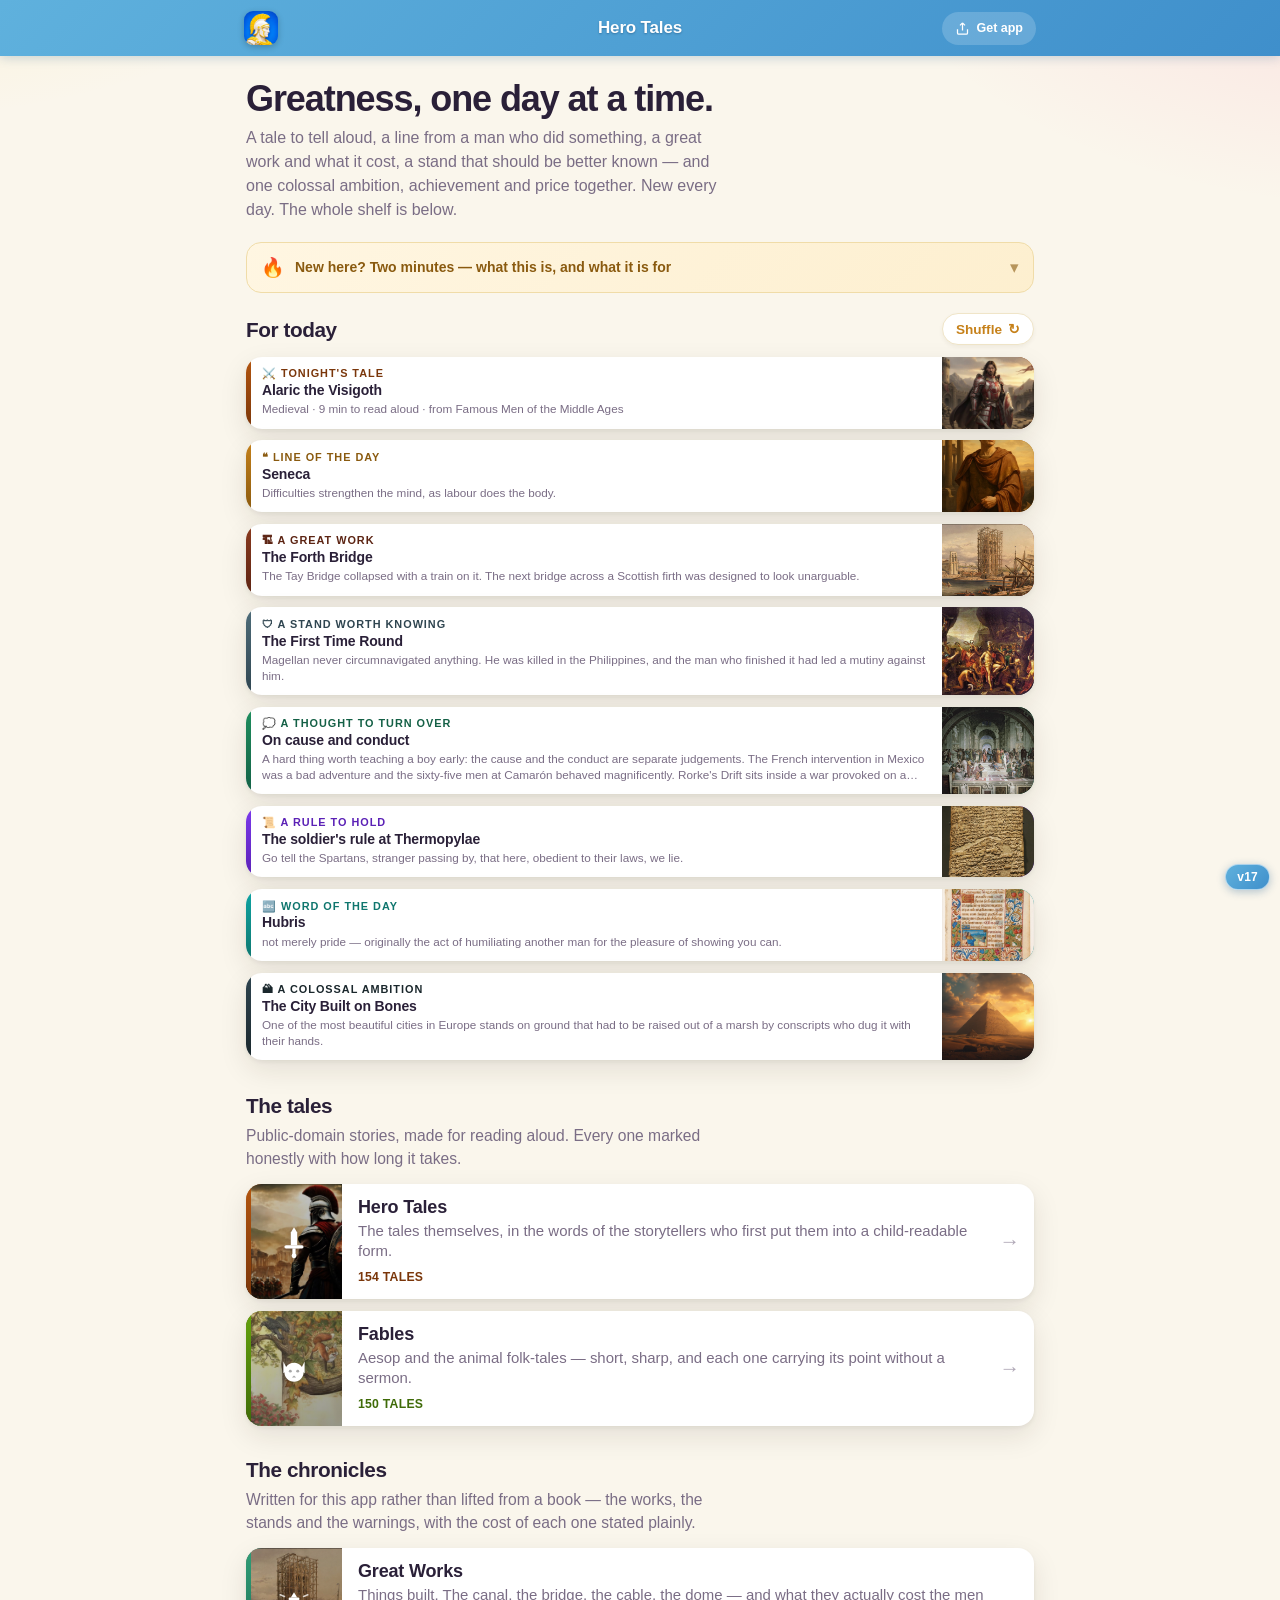
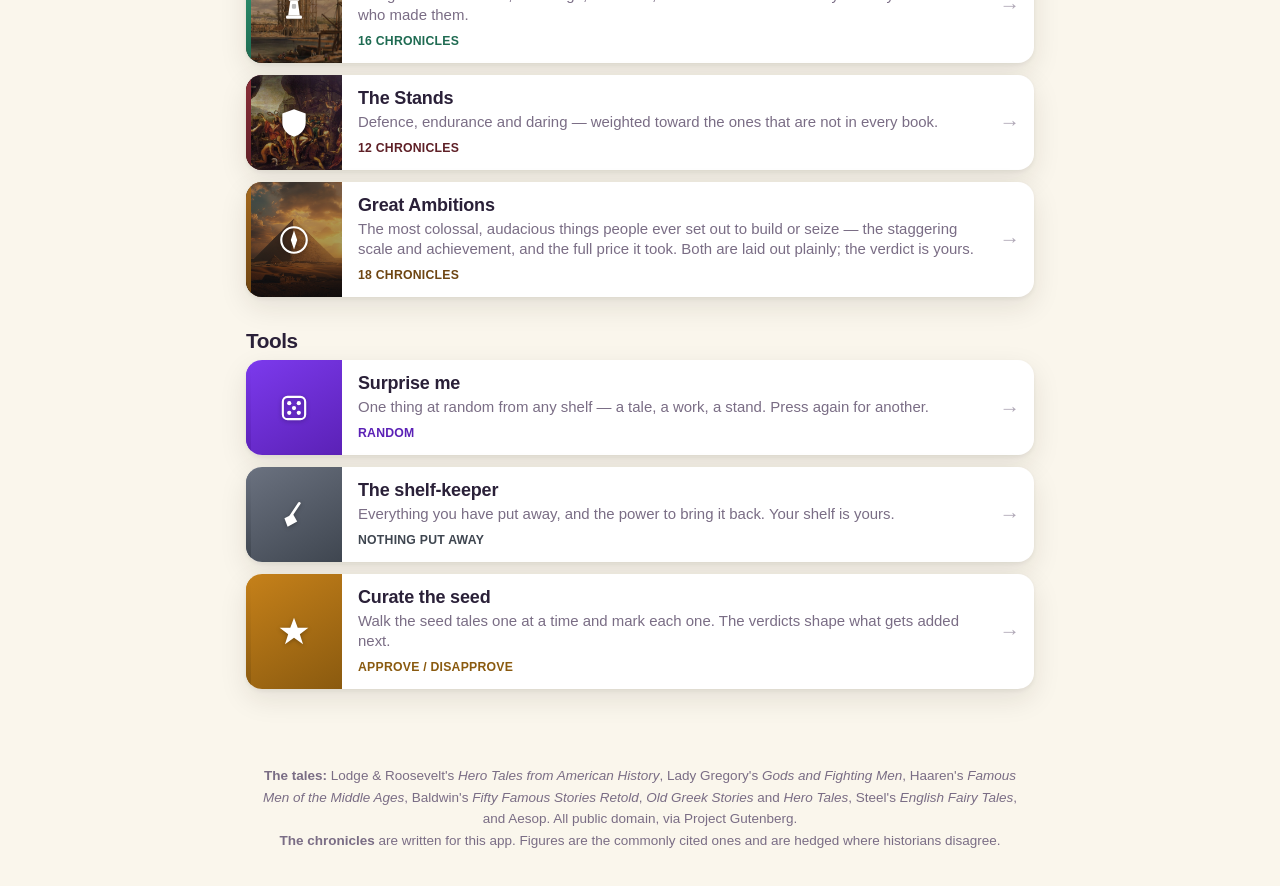
<file: index.html>
<!DOCTYPE html>
<html lang="en">
<head>
<meta charset="UTF-8">
<meta name="viewport" content="width=device-width, initial-scale=1.0, viewport-fit=cover">
<meta name="theme-color" content="#3F8FCB">
<title>Hero Tales — greatness, one day at a time</title>
<meta name="description" content="A tale, a line, a great work and a warning, every day. Stories of courage, cunning, vision and building — for telling aloud.">
<link rel="manifest" href="manifest.json">
<link rel="icon" type="image/png" href="icon-192.png">
<link rel="apple-touch-icon" href="apple-touch-icon.png">
<meta name="apple-mobile-web-app-capable" content="yes">
<meta name="apple-mobile-web-app-title" content="Hero Tales">
<link rel="stylesheet" href="assets/shell.css">
<link rel="stylesheet" href="assets/style.css">
</head>
<body class="launcher">

<main class="shell-main">

  <div class="ht-hero">
    <h1>Greatness, one day at a time.</h1>
    <p>A tale to tell aloud, a line from a man who did something, a great work and what it cost, a stand that should be better known — and one colossal ambition, achievement and price together. New every day. The whole shelf is below.</p>
  </div>

  <details class="welcome" id="welcomeBox">
    <summary class="welcome-sum">
      <span class="wl-badge" aria-hidden="true">🔥</span>
      <span class="wl-sumtxt"><b>New here?</b> Two minutes — what this is, and what it is for</span>
      <span class="wl-chev" aria-hidden="true">▾</span>
    </summary>
    <div class="welcome-body">
      <p>The Greeks and Romans did something with their children that we have largely stopped doing: they told them, over and over, about people who did great things. Not to entertain them. To give them models, and to expect them to be copied. Plutarch said plainly that he wrote his <i>Lives</i> so that a young man reading them would be provoked into imitation.</p>
      <p><b>That is the whole aim here.</b> Courage, cunning, loyalty, mercy, endurance, the will to build — shown by people who actually had them, told in the storyteller's voice rather than a lecturer's. The tales are not commentary and they do not moralise. They carry their own weight.</p>
      <p><b>Five shelves.</b> The <b>hero tales</b> and the <b>fables</b> are public-domain stories from the great 19th-century tellers. <b>Great works</b> is things built — the canal, the bridge, the cable, the dome — because the men who drove those through were as hard as any soldier and almost nobody tells their story. <b>The stands</b> are defences and daring, weighted toward the ones left out of the usual books. And <b>Great Ambitions</b> is the colossal, audacious undertakings — cities raised from marsh, seas moved, countries made — where the achievement and the cost are both enormous and both are told in full. The same events read as triumph or tragedy depending on where you stand; a fair test is whether life actually got better for the people who lived it. You weigh it and decide.</p>
      <p><b>Your shelf, your call.</b> Anything you do not want in the house — tap <i>Put away</i> on it and it is gone from every list. Nothing is locked in.</p>
    </div>
  </details>

  <section class="daily-feed" aria-label="For today">
    <div class="today-head">
      <div class="daily-lead">For today</div>
      <button class="today-shuffle" id="todayShuffle" type="button">Shuffle <span aria-hidden="true">↻</span></button>
    </div>
    <div class="today-list" id="todayGrid"></div>
  </section>

  <section class="tile-section">
    <h2 class="tile-section-title">The tales</h2>
    <p class="tile-section-sub">Public-domain stories, made for reading aloud. Every one marked honestly with how long it takes.</p>
    <div class="rtile-list" id="tiles-tales"></div>
  </section>

  <section class="tile-section">
    <h2 class="tile-section-title">The chronicles</h2>
    <p class="tile-section-sub">Written for this app rather than lifted from a book — the works, the stands and the warnings, with the cost of each one stated plainly.</p>
    <div class="rtile-list" id="tiles-chronicles"></div>
  </section>

  <section class="tile-section">
    <h2 class="tile-section-title">Tools</h2>
    <div class="rtile-list" id="tiles-tools"></div>
  </section>

</main>

<footer class="shell-footer">
  <b>The tales:</b> Lodge &amp; Roosevelt's <i>Hero Tales from American History</i>, Lady Gregory's <i>Gods and Fighting Men</i>, Haaren's <i>Famous Men of the Middle Ages</i>, Baldwin's <i>Fifty Famous Stories Retold</i>, <i>Old Greek Stories</i> and <i>Hero Tales</i>, Steel's <i>English Fairy Tales</i>, and Aesop. All public domain, via Project Gutenberg.<br>
  <b>The chronicles</b> are written for this app. Figures are the commonly cited ones and are hedged where historians disagree.
</footer>

<div class="ht-modal-overlay" id="htModal" aria-hidden="true">
  <div class="ht-modal" role="dialog" aria-modal="true" aria-labelledby="htTitle">
    <button class="ht-mclose" id="htClose" aria-label="Close">×</button>
    <div class="ht-mhead"><span class="ht-mkicker" id="htKicker"></span><h2 class="ht-mtitle" id="htTitle"></h2></div>
    <div class="ht-mbody" id="htBody"></div>
  </div>
</div>

<div id="version-pill" class="version-pill"></div>

<script src="assets/tts.js"></script>
<script src="assets/shell.js"></script>
<script src="assets/daily-data.js"></script>
<script src="assets/feats-data.js"></script>
<script src="assets/stands-data.js"></script>
<script src="assets/ledger-data.js"></script>
<script src="assets/home.js"></script>
</body>
</html>
</file>
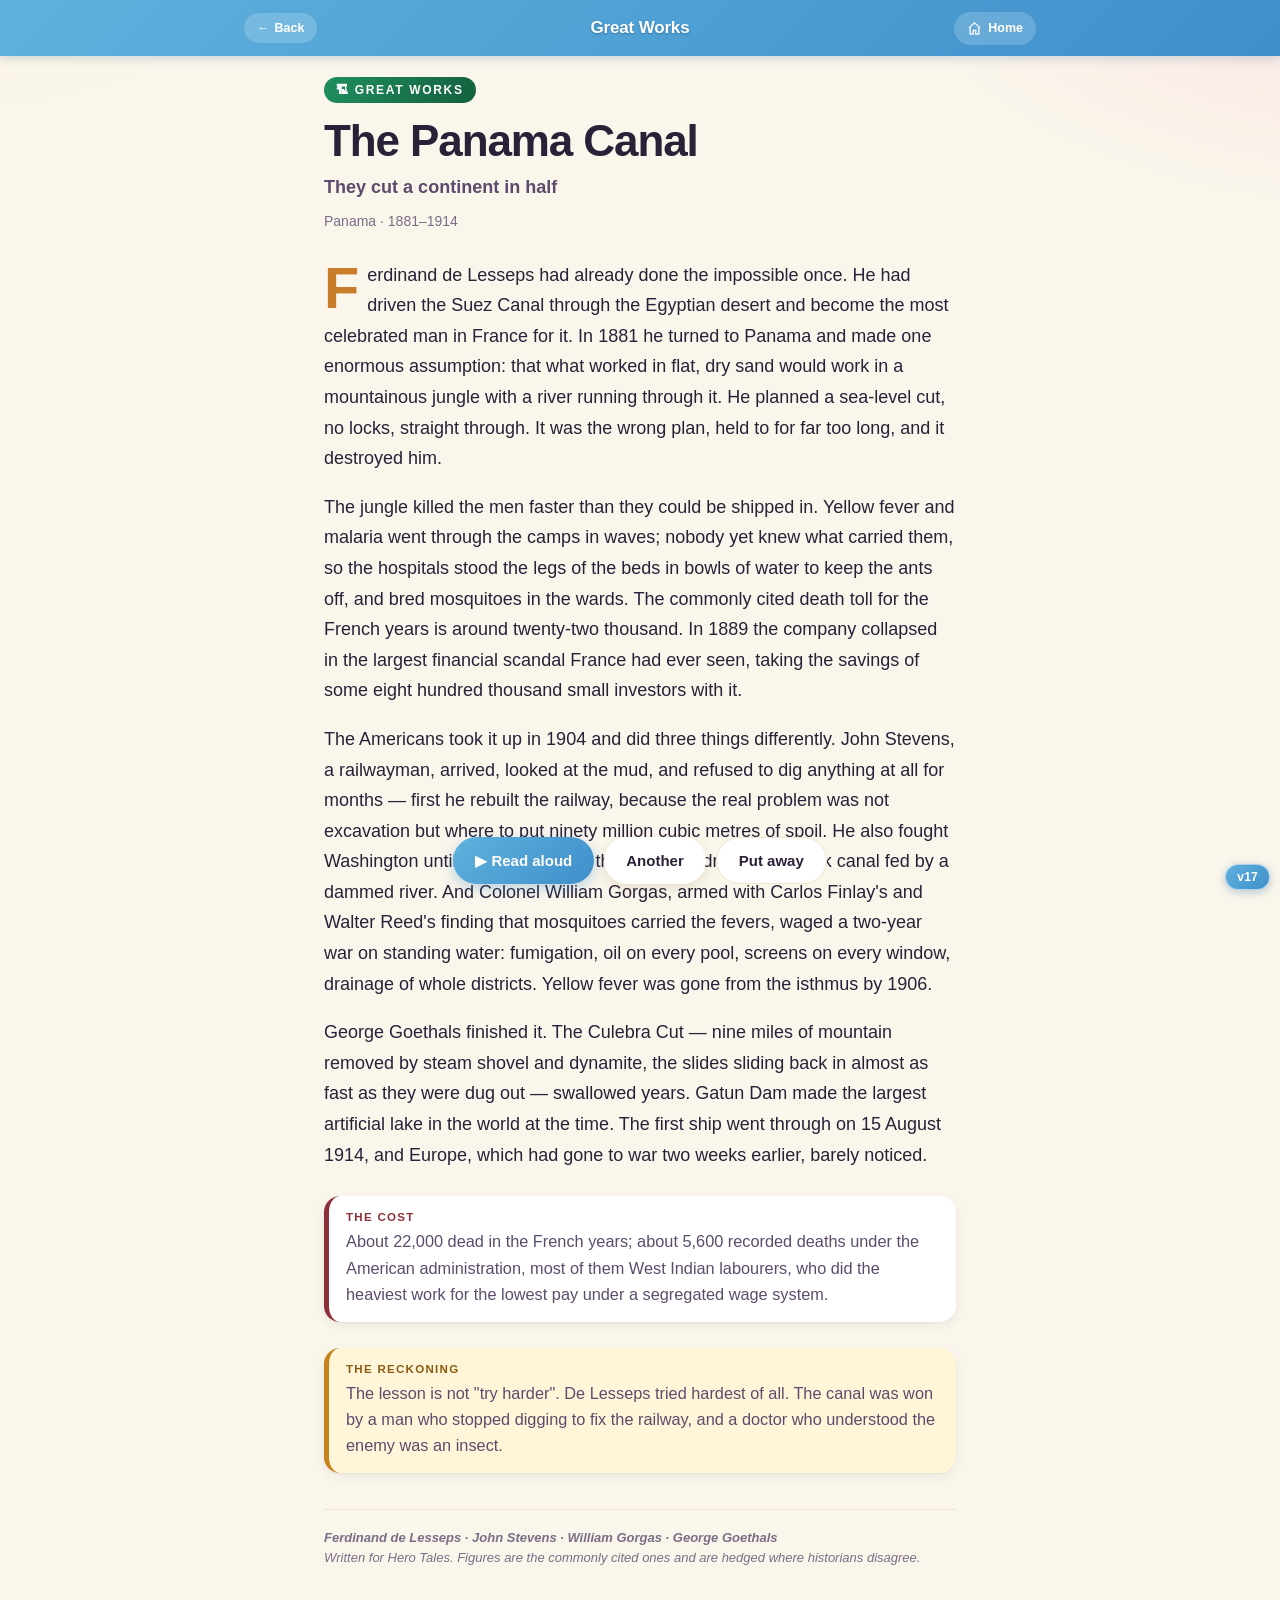
<file: chronicle.html>
<!DOCTYPE html>
<html lang="en">
<head>
<meta charset="UTF-8">
<meta name="viewport" content="width=device-width, initial-scale=1.0, viewport-fit=cover">
<meta name="theme-color" content="#3F8FCB">
<title>Hero Tales</title>
<link rel="manifest" href="manifest.json">
<link rel="icon" type="image/png" href="icon-192.png">
<link rel="apple-touch-icon" href="apple-touch-icon.png">
<meta name="apple-mobile-web-app-capable" content="yes">
<link rel="stylesheet" href="assets/shell.css">
<link rel="stylesheet" href="assets/style.css">
</head>
<body class="story-page">

<main class="story-main">
  <article id="chronicle" class="story">
    <div class="story-tradition" id="c-shelf"></div>
    <h1 id="c-title" class="story-title">Loading…</h1>
    <div id="c-kicker" class="chronicle-kicker"></div>
    <div id="c-meta" class="story-meta"></div>
    <div id="c-body" class="story-body"></div>
    <div id="c-cost" class="chronicle-cost" hidden></div>
    <div id="c-reckoning" class="chronicle-reckoning" hidden></div>
    <div class="story-source" id="c-source"></div>
  </article>

  <div class="story-controls">
    <button id="read-aloud" class="ctrl-btn primary" type="button">▶︎ Read aloud</button>
    <button id="another" class="ctrl-btn" type="button">Another</button>
    <button id="put-away" class="ctrl-btn ghost" type="button">Put away</button>
  </div>
</main>

<div id="version-pill" class="version-pill"></div>

<script src="assets/tts.js"></script>
<script src="assets/shell.js"></script>
<script src="assets/feats-data.js"></script>
<script src="assets/stands-data.js"></script>
<script src="assets/ledger-data.js"></script>
<script src="assets/chronicle.js"></script>
</body>
</html>
</file>
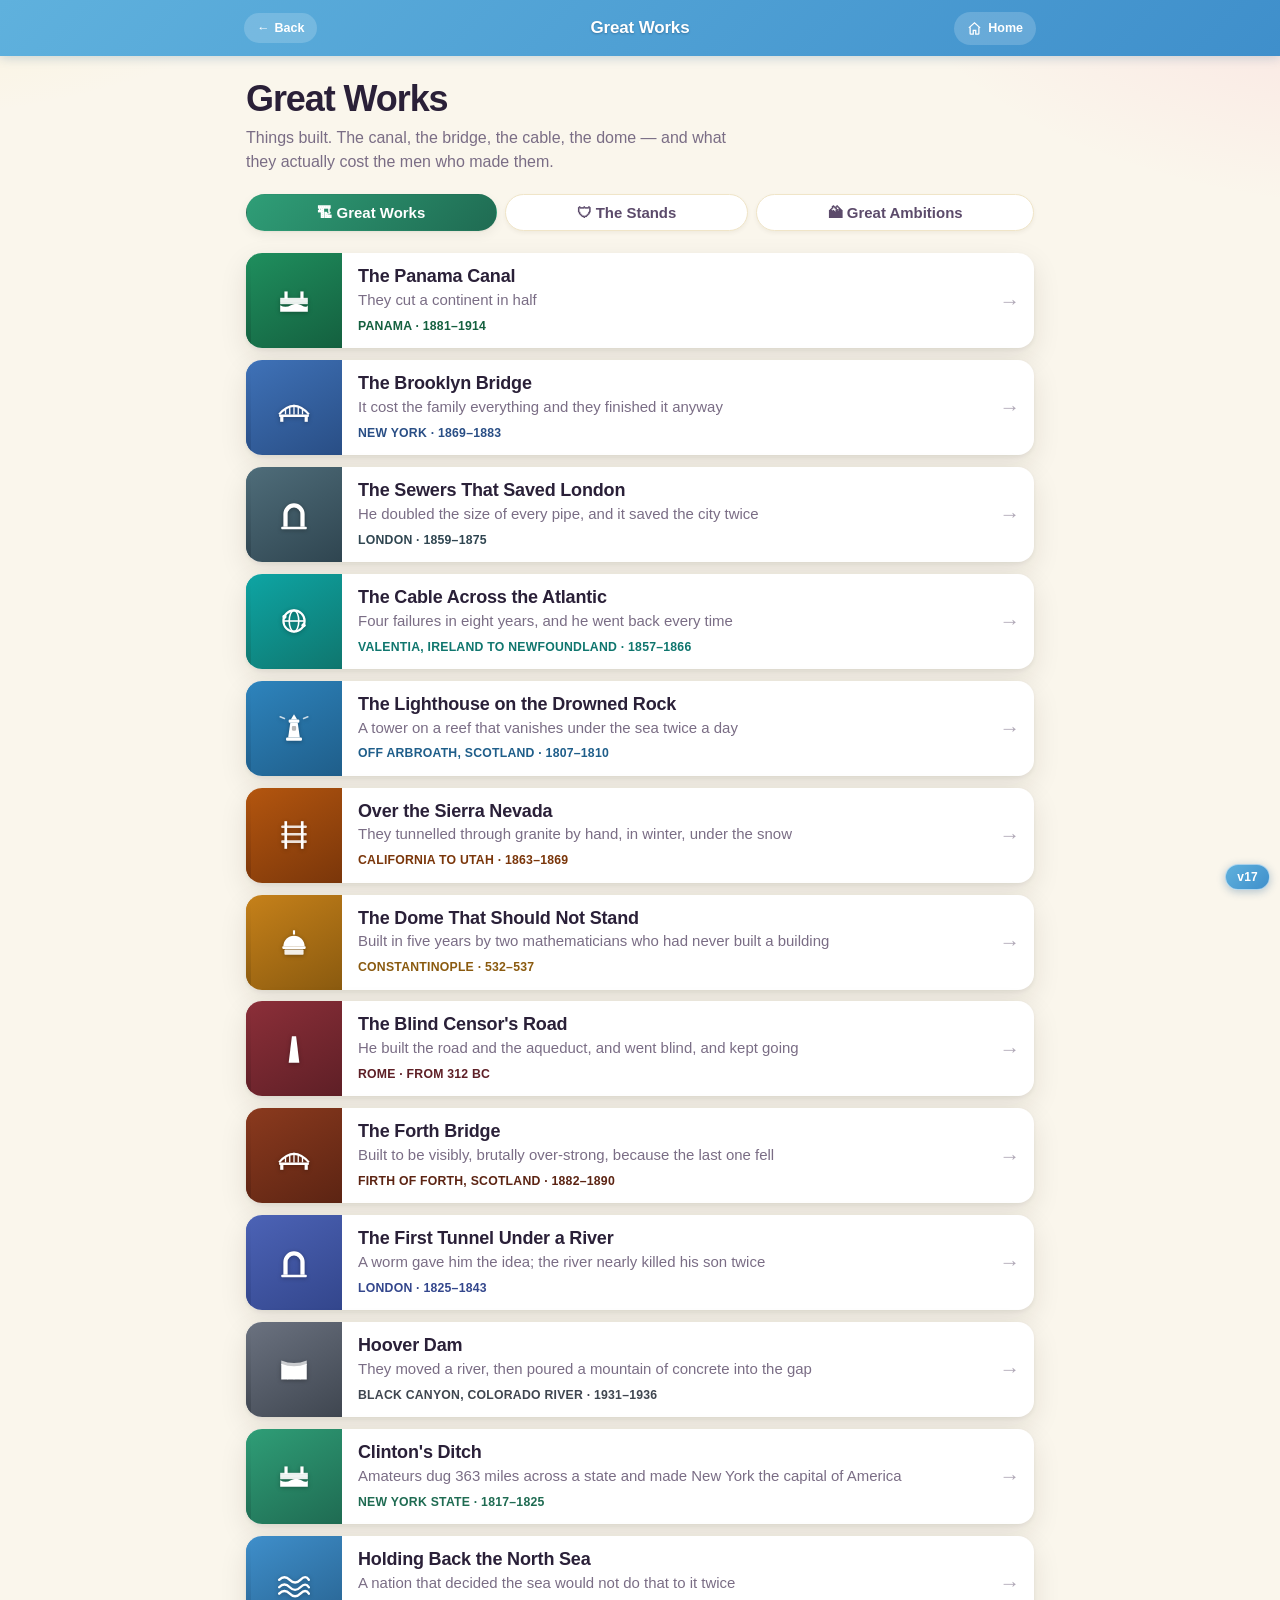
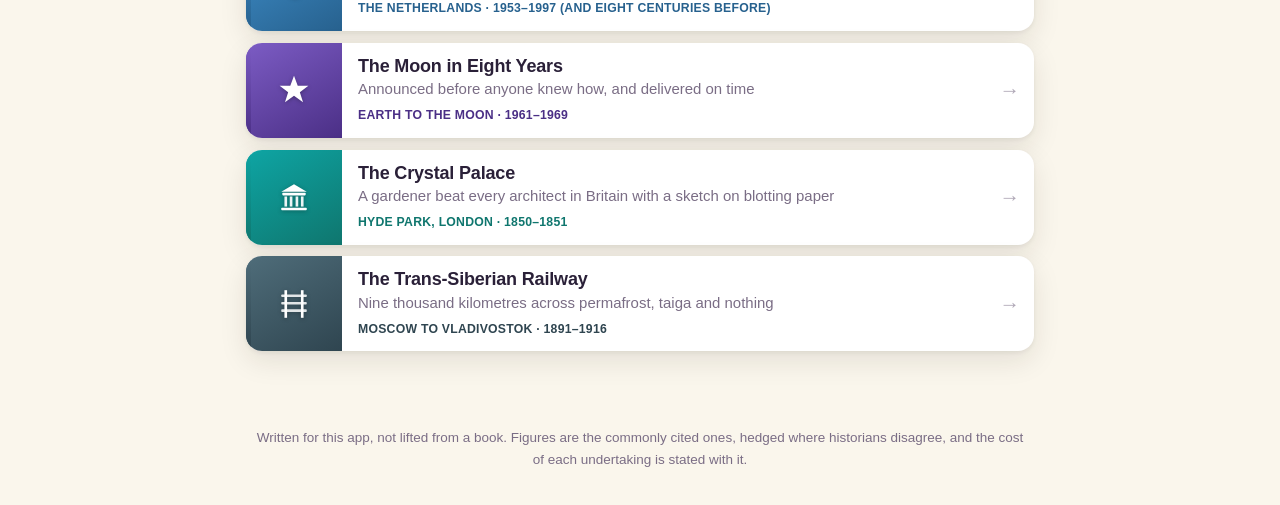
<file: chronicles.html>
<!DOCTYPE html>
<html lang="en">
<head>
<meta charset="UTF-8">
<meta name="viewport" content="width=device-width, initial-scale=1.0, viewport-fit=cover">
<meta name="theme-color" content="#3F8FCB">
<title>The chronicles — Hero Tales</title>
<link rel="manifest" href="manifest.json">
<link rel="icon" type="image/png" href="icon-192.png">
<link rel="apple-touch-icon" href="apple-touch-icon.png">
<meta name="apple-mobile-web-app-capable" content="yes">
<link rel="stylesheet" href="assets/shell.css">
<link rel="stylesheet" href="assets/style.css">
</head>
<body class="browse">

<main class="shell-main">
  <div class="ht-hero">
    <h1 id="shelf-title">The chronicles</h1>
    <p id="shelf-blurb"></p>
  </div>

  <div class="shelf-switch" id="shelf-switch"></div>

  <div class="ledger-warning" id="ledger-warning" hidden>
    <b>How to read this shelf.</b> These are the biggest, boldest undertakings in history — cities raised from marsh, seas moved, countries made. Each carried a real achievement and a real cost, and both are told here in full. How it reads depends on where you stand and what you count; a fair test is whether life actually got better for the people who lived it — safer, richer, more settled, a place people tried to get into rather than flee. Weigh both sides and decide for yourself.
  </div>

  <section class="tile-section">
    <div class="rtile-list" id="chronicle-list"></div>
  </section>
</main>

<footer class="shell-footer">
  Written for this app, not lifted from a book. Figures are the commonly cited ones, hedged where historians disagree, and the cost of each undertaking is stated with it.
</footer>

<div id="version-pill" class="version-pill"></div>

<script src="assets/shell.js"></script>
<script src="assets/feats-data.js"></script>
<script src="assets/stands-data.js"></script>
<script src="assets/ledger-data.js"></script>
<script src="assets/chronicles.js"></script>
</body>
</html>
</file>
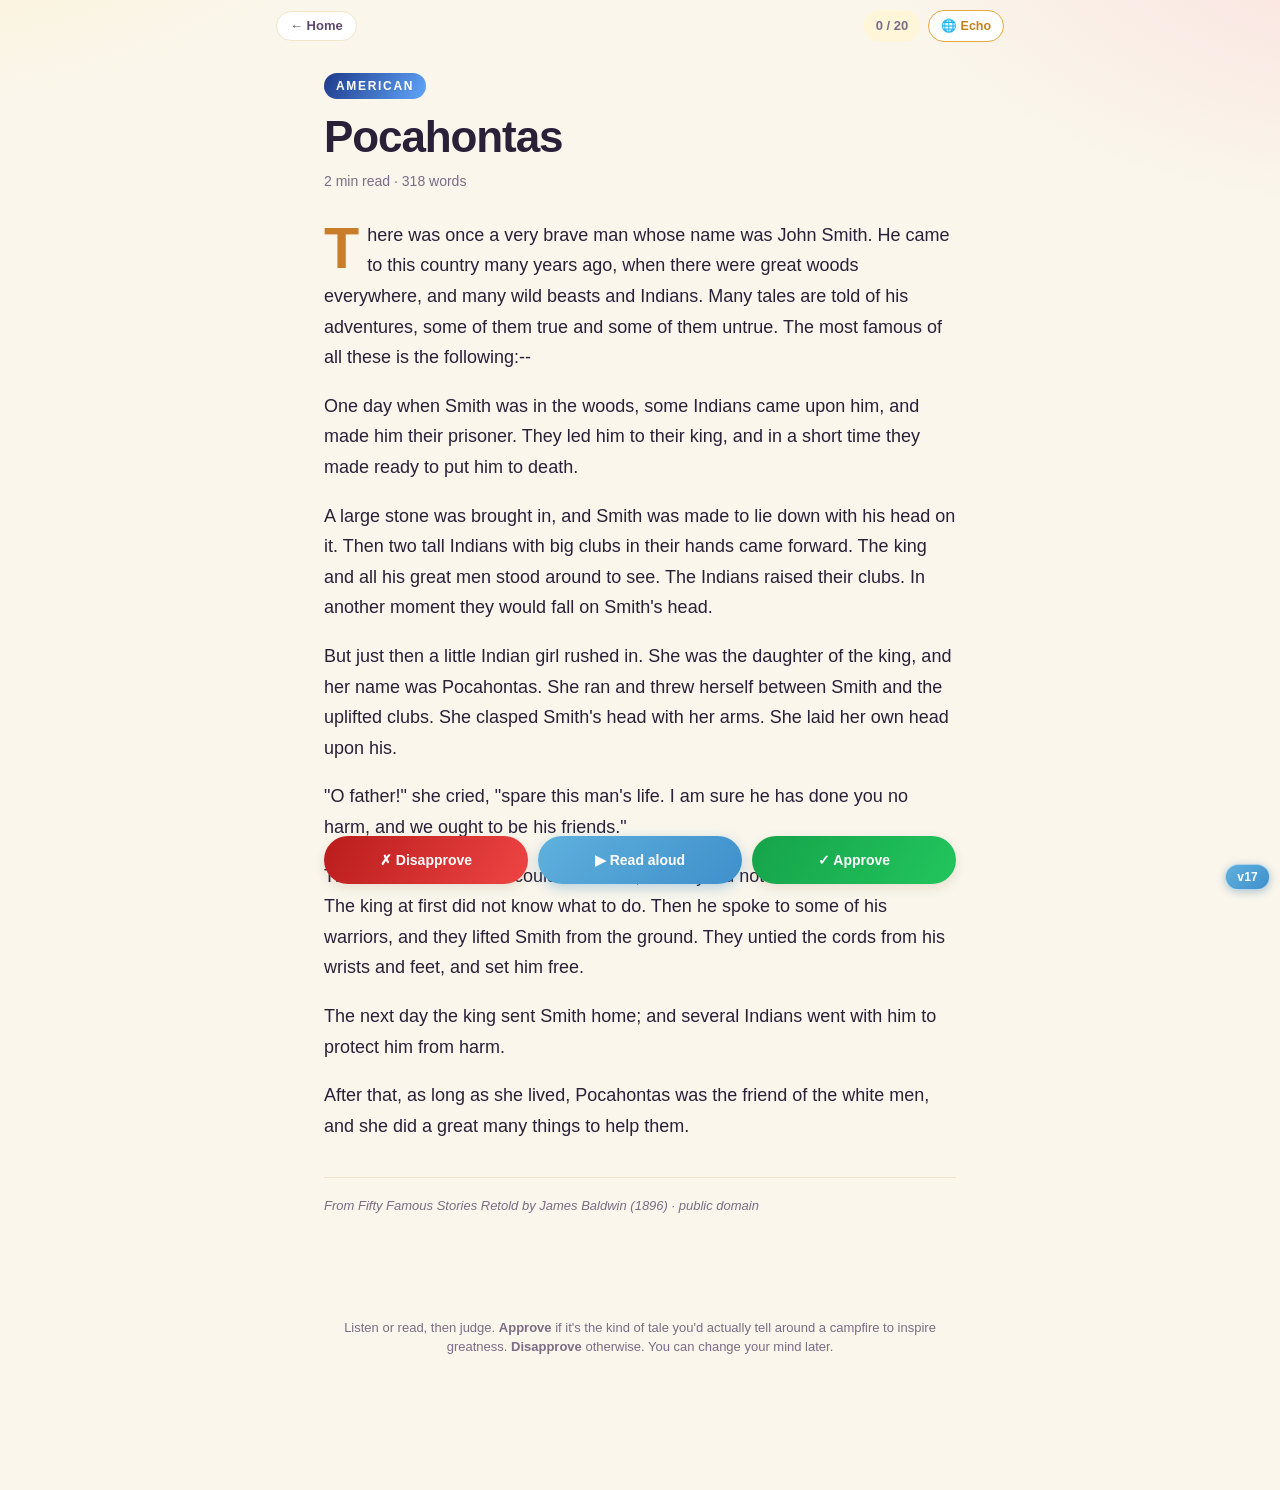
<file: curate.html>
<!DOCTYPE html>
<html lang="en">
<head>
<meta charset="UTF-8">
<meta name="viewport" content="width=device-width, initial-scale=1.0, viewport-fit=cover">
<meta name="theme-color" content="#3F8FCB">
<title>Curate — Hero Tales</title>
<link rel="manifest" href="manifest.json">
<link rel="icon" type="image/png" href="icon-192.png">
<link rel="apple-touch-icon" href="apple-touch-icon.png">
<meta name="apple-mobile-web-app-capable" content="yes">
<meta name="apple-mobile-web-app-title" content="Hero Tales">
<link rel="stylesheet" href="assets/shell.css">
<link rel="stylesheet" href="assets/style.css">
</head>
<body class="story-page">

<div class="story-toolbar">
  <a href="index.html" class="tb-link">← Home</a>
  <div class="tb-actions">
    <span id="curate-progress" class="curate-progress">0 / 20</span>
    <button id="voice-toggle" class="voice-toggle" title="Switch reading voice">🌐 Echo</button>
  </div>
</div>

<main class="story-main" id="curate-main">

  <!-- Active story view -->
  <article id="story" class="story" hidden>
    <div class="story-tradition" id="story-tradition"></div>
    <h1 id="story-title" class="story-title"></h1>
    <div id="story-meta" class="story-meta"></div>
    <div id="story-body" class="story-body"></div>
    <div class="story-source" id="story-source"></div>

    <div class="curate-controls">
      <button id="btn-disapprove" class="ctrl-btn disapprove" title="Doesn't match — too weak, too weird, too fragmentary, or otherwise off-brief">✗ Disapprove</button>
      <button id="btn-read-aloud" class="ctrl-btn primary">▶︎ Read aloud</button>
      <button id="btn-approve" class="ctrl-btn approve" title="Matches the bravery-greatness template — keep this on the shelf">✓ Approve</button>
    </div>
    <p class="curate-hint">Listen or read, then judge. <strong>Approve</strong> if it's the kind of tale you'd actually tell around a campfire to inspire greatness. <strong>Disapprove</strong> otherwise. You can change your mind later.</p>
  </article>

  <!-- All-done view -->
  <section id="done" class="done-view" hidden>
    <h1>All twenty graded.</h1>
    <p class="done-summary">
      <span class="tally-pill approve">✓ <span id="tally-approve">0</span> approved</span>
      <span class="tally-pill disapprove">✗ <span id="tally-disapprove">0</span> disapproved</span>
    </p>
    <p class="done-lede">From your verdicts I'll grow the next batch with stories that match the pattern of what you approved.</p>

    <div class="done-actions">
      <button id="btn-export" class="ctrl-btn primary">📋 Copy verdicts</button>
      <button id="btn-share" class="ctrl-btn">📤 Share to file-share</button>
      <button id="btn-restart" class="ctrl-btn ghost">↻ Review again</button>
    </div>

    <details class="done-detail">
      <summary>See your verdicts</summary>
      <ul id="verdict-list" class="verdict-list"></ul>
    </details>
  </section>

  <!-- Empty/loading -->
  <p id="curate-loading" class="story-meta" style="text-align:center; padding: 60px 20px;">Loading…</p>

</main>

<div id="version-pill" class="version-pill"></div>
<div id="voice-toast" class="voice-toast" hidden></div>

<script src="assets/tts.js"></script>
<script src="assets/shell.js"></script>
<script src="assets/curate.js"></script>
</body>
</html>
</file>
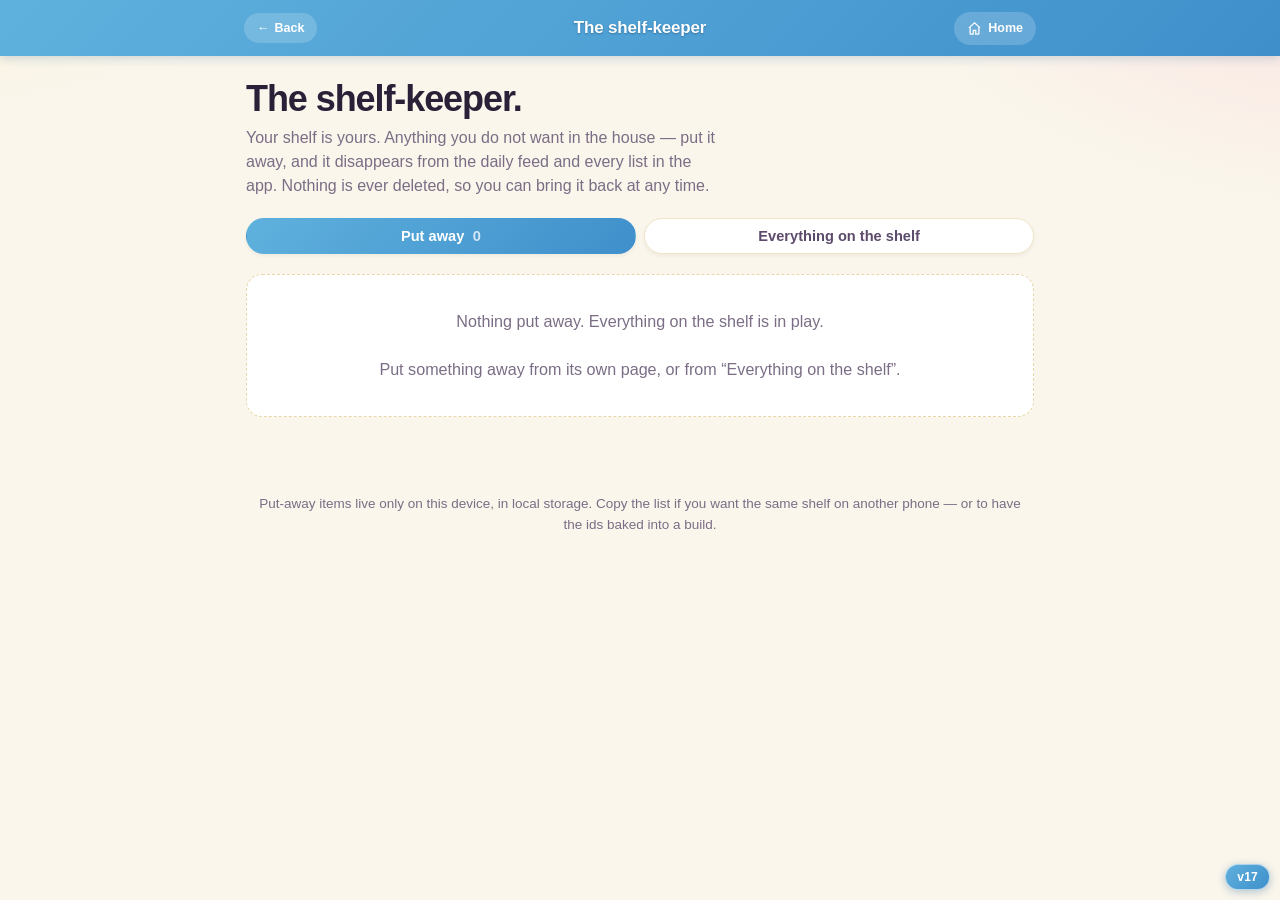
<file: keep.html>
<!DOCTYPE html>
<html lang="en">
<head>
<meta charset="UTF-8">
<meta name="viewport" content="width=device-width, initial-scale=1.0, viewport-fit=cover">
<meta name="theme-color" content="#3F8FCB">
<title>The shelf-keeper — Hero Tales</title>
<link rel="manifest" href="manifest.json">
<link rel="icon" type="image/png" href="icon-192.png">
<link rel="apple-touch-icon" href="apple-touch-icon.png">
<meta name="apple-mobile-web-app-capable" content="yes">
<link rel="stylesheet" href="assets/shell.css">
<link rel="stylesheet" href="assets/style.css">
</head>
<body class="browse">

<main class="shell-main">
  <div class="ht-hero">
    <h1>The shelf-keeper.</h1>
    <p>Your shelf is yours. Anything you do not want in the house — put it away, and it disappears from the daily feed and every list in the app. Nothing is ever deleted, so you can bring it back at any time.</p>
  </div>

  <div class="keeper-bar">
    <button type="button" class="keeper-tab active" data-view="away">Put away <span id="away-count">0</span></button>
    <button type="button" class="keeper-tab" data-view="all">Everything on the shelf</button>
  </div>

  <div id="away-view">
    <section class="tile-section">
      <div id="away-list"></div>
    </section>
    <div class="keeper-actions" id="away-actions" hidden>
      <button type="button" class="ctrl-btn" id="export-away">Copy the list</button>
      <button type="button" class="ctrl-btn disapprove" id="restore-all">Bring everything back</button>
    </div>
  </div>

  <div id="all-view" hidden>
    <div class="chip-row" id="all-filters"></div>
    <input type="search" id="all-search" class="keeper-search" placeholder="Search titles…" aria-label="Search titles">
    <section class="tile-section">
      <div id="all-list"></div>
    </section>
  </div>
</main>

<footer class="shell-footer">
  Put-away items live only on this device, in local storage. Copy the list if you want the same shelf on another phone — or to have the ids baked into a build.
</footer>

<div id="version-pill" class="version-pill"></div>

<script src="assets/shell.js"></script>
<script src="assets/feats-data.js"></script>
<script src="assets/stands-data.js"></script>
<script src="assets/ledger-data.js"></script>
<script src="assets/keep.js"></script>
</body>
</html>
</file>
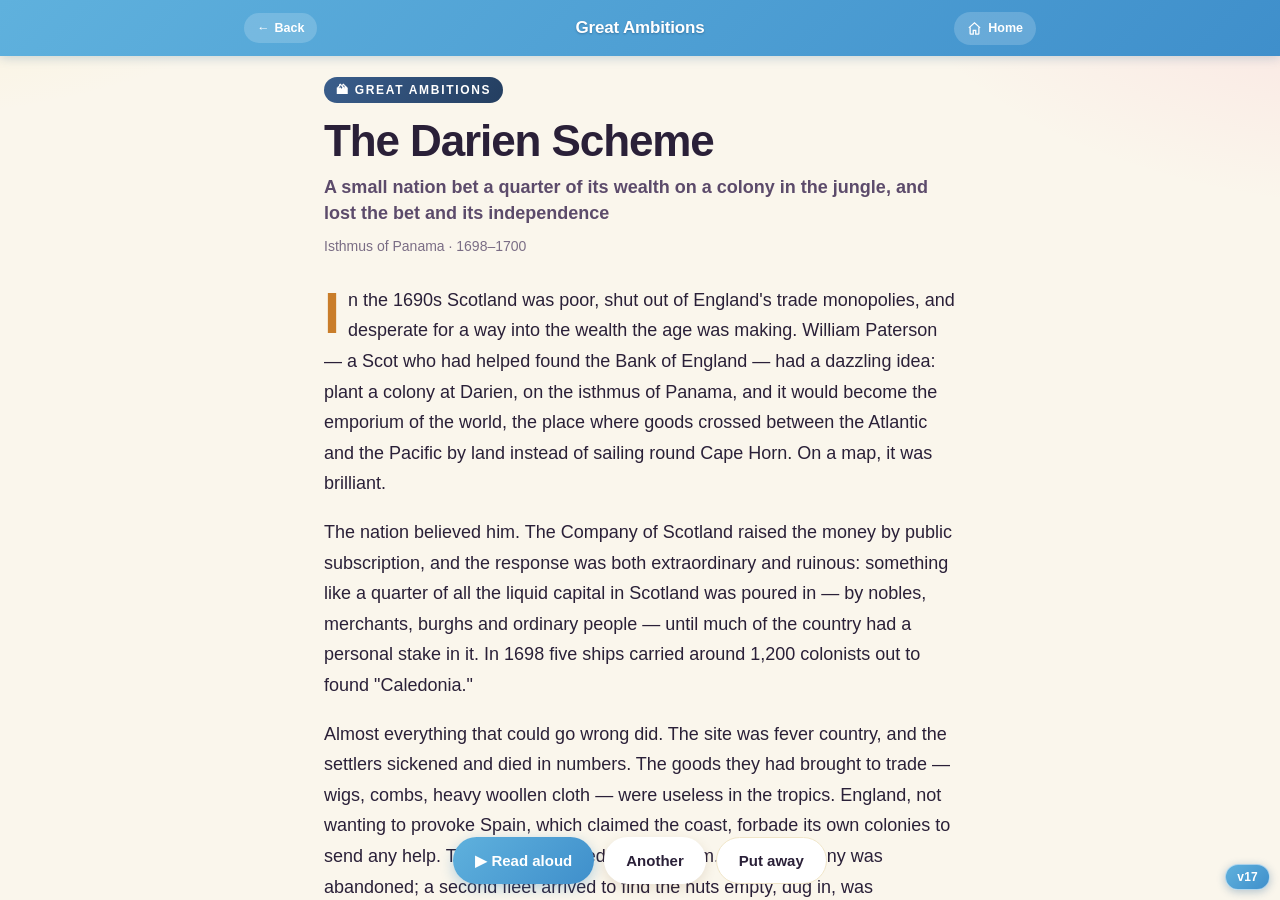
<file: random.html>
<!DOCTYPE html>
<html lang="en">
<head>
<meta charset="UTF-8">
<meta name="viewport" content="width=device-width, initial-scale=1.0, viewport-fit=cover">
<meta name="theme-color" content="#3F8FCB">
<title>Surprise me — Hero Tales</title>
<link rel="icon" type="image/png" href="icon-192.png">
<link rel="stylesheet" href="assets/shell.css">
<link rel="stylesheet" href="assets/style.css">
</head>
<body class="browse">
<main class="shell-main">
  <div class="ht-hero"><h1>Surprise me.</h1><p>One thing at random from any shelf.</p></div>
  <div class="empty-note" id="dice">Rolling…</div>
</main>
<script src="assets/shell.js"></script>
<script src="assets/feats-data.js"></script>
<script src="assets/stands-data.js"></script>
<script src="assets/ledger-data.js"></script>
<script>
// Pull from every shelf at once, weighting so the written chronicles are not
// drowned out by the three hundred public-domain tales.
renderAppbar({ back: 'index.html', title: 'Surprise me' });

function go(list) {
  const pick = list[Math.floor(Math.random() * list.length)];
  location.replace(pick.href);
}

const pool = Keeper.keep(window.CHRONICLES || [])
  .map(c => ({ id: c.id, href: `chronicle.html?id=${encodeURIComponent(c.id)}` }));

fetch('stories/library.json', { cache: 'no-store' })
  .then(r => r.json())
  .then(data => {
    const tales = Keeper.keep(data.stories || [])
      .map(s => ({ id: s.id, href: `story.html?id=${encodeURIComponent(s.id)}` }));
    // Half the rolls land on a chronicle, half on a tale, when both exist.
    const chosen = (pool.length && (!tales.length || Math.random() < 0.5)) ? pool : tales;
    if (chosen.length) go(chosen);
    else document.getElementById('dice').textContent = 'Nothing on the shelf.';
  })
  .catch(() => { if (pool.length) go(pool); else document.getElementById('dice').textContent = 'Could not load the shelf.'; });
</script>
</body>
</html>
</file>
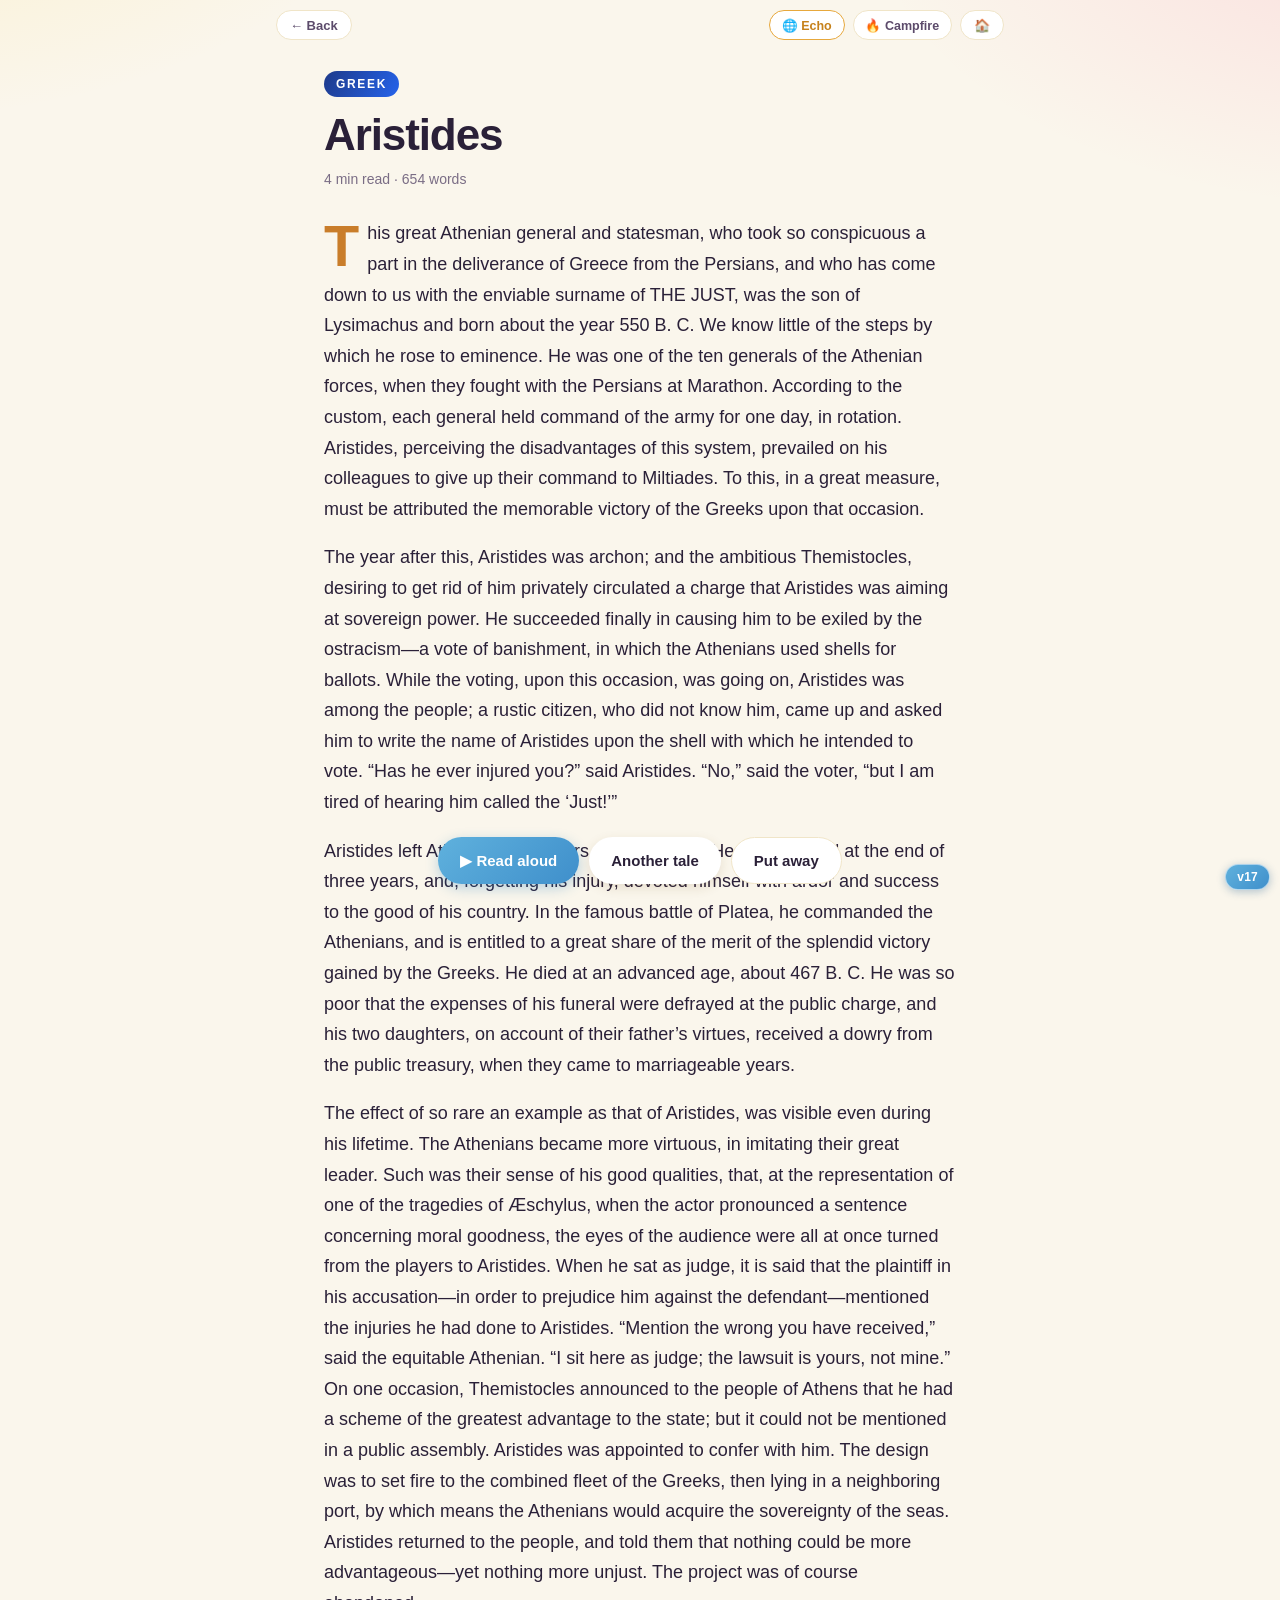
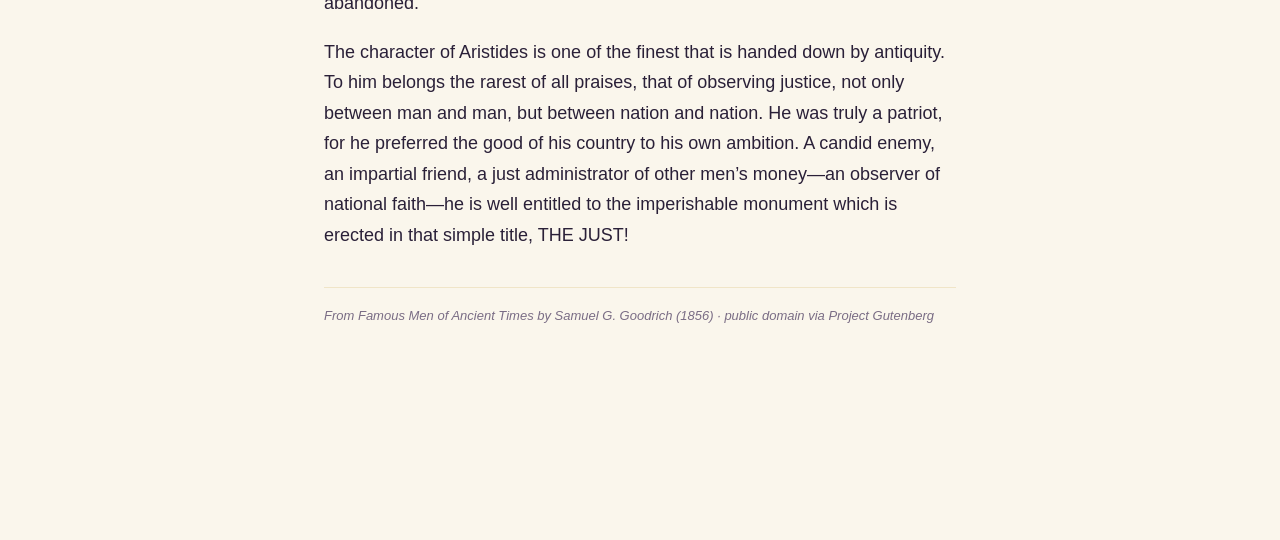
<file: story.html>
<!DOCTYPE html>
<html lang="en">
<head>
<meta charset="UTF-8">
<meta name="viewport" content="width=device-width, initial-scale=1.0, viewport-fit=cover">
<meta name="theme-color" content="#3F8FCB">
<title>Hero Tales</title>
<link rel="manifest" href="manifest.json">
<link rel="icon" type="image/png" href="icon-192.png">
<link rel="apple-touch-icon" href="apple-touch-icon.png">
<meta name="apple-mobile-web-app-capable" content="yes">
<meta name="apple-mobile-web-app-title" content="Hero Tales">
<link rel="stylesheet" href="assets/shell.css">
<link rel="stylesheet" href="assets/style.css">
</head>
<body class="story-page">

<div class="story-toolbar">
  <button class="tb-link" type="button" onclick="goBack('index.html')">← Back</button>
  <div class="tb-actions">
    <button id="voice-toggle" class="voice-toggle" type="button" title="Switch reading voice">🌐 Echo</button>
    <button id="campfire-toggle" class="campfire-btn" type="button" aria-pressed="false" title="Campfire mode — bigger text, fewer controls">🔥 Campfire</button>
    <a class="tb-link tb-home" href="index.html" title="Home">🏠</a>
  </div>
</div>

<main class="story-main">
  <article id="story" class="story">
    <div class="story-tradition" id="story-tradition"></div>
    <h1 id="story-title" class="story-title">Loading…</h1>
    <div id="story-meta" class="story-meta"></div>
    <div id="story-body" class="story-body"></div>
    <div class="story-source" id="story-source"></div>
  </article>

  <div class="story-controls">
    <button id="read-aloud" class="ctrl-btn primary" type="button">▶︎ Read aloud</button>
    <button id="another" class="ctrl-btn" type="button">Another tale</button>
    <button id="put-away" class="ctrl-btn ghost" type="button">Put away</button>
  </div>

  <div id="story-verdict" class="story-verdict" hidden>
    <p class="story-verdict-label">Does this match what you're after — bravery, courage, daring greatness?</p>
    <div class="story-verdict-buttons">
      <button id="vt-disapprove" class="ctrl-btn disapprove" type="button">✗ Disapprove</button>
      <button id="vt-approve" class="ctrl-btn approve" type="button">✓ Approve</button>
    </div>
  </div>
</main>

<div id="version-pill" class="version-pill"></div>
<div id="voice-toast" class="voice-toast" hidden></div>

<script src="assets/tts.js"></script>
<script src="assets/shell.js"></script>
<script src="assets/story.js"></script>
</body>
</html>
</file>
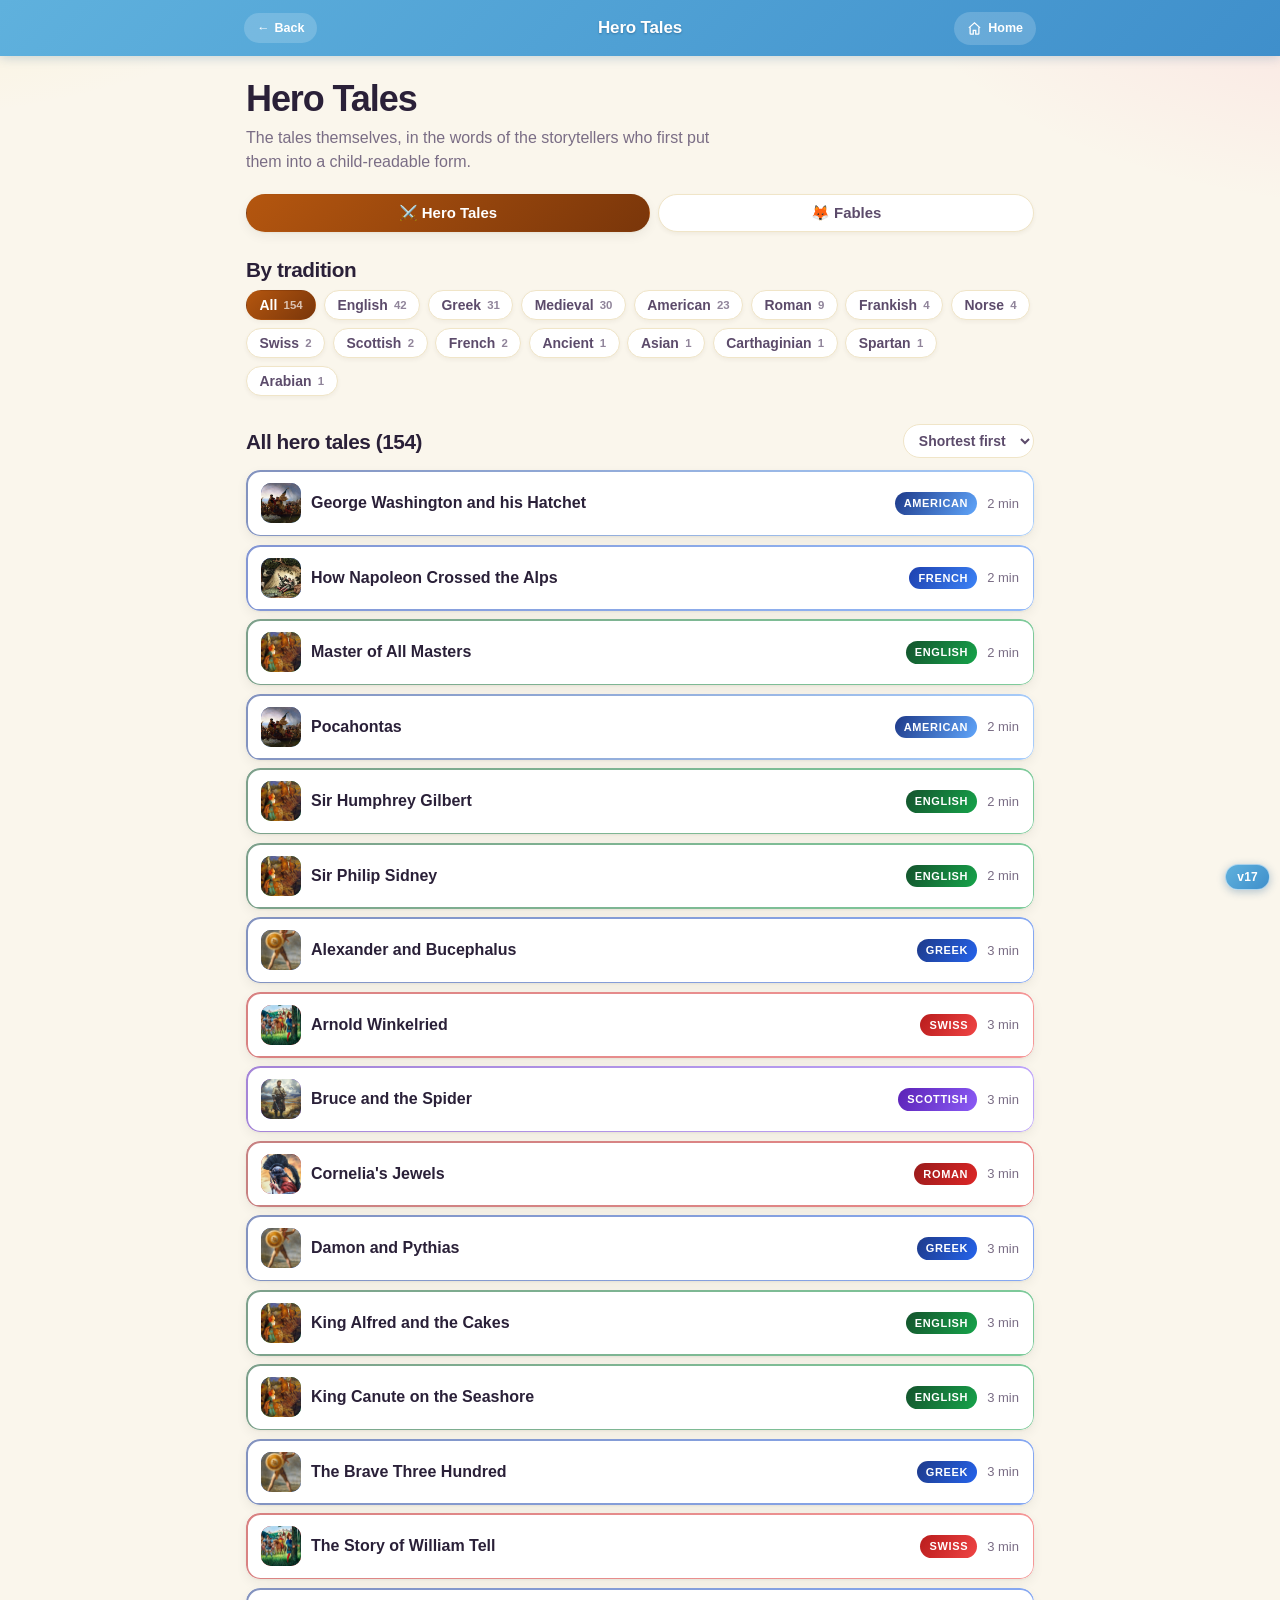
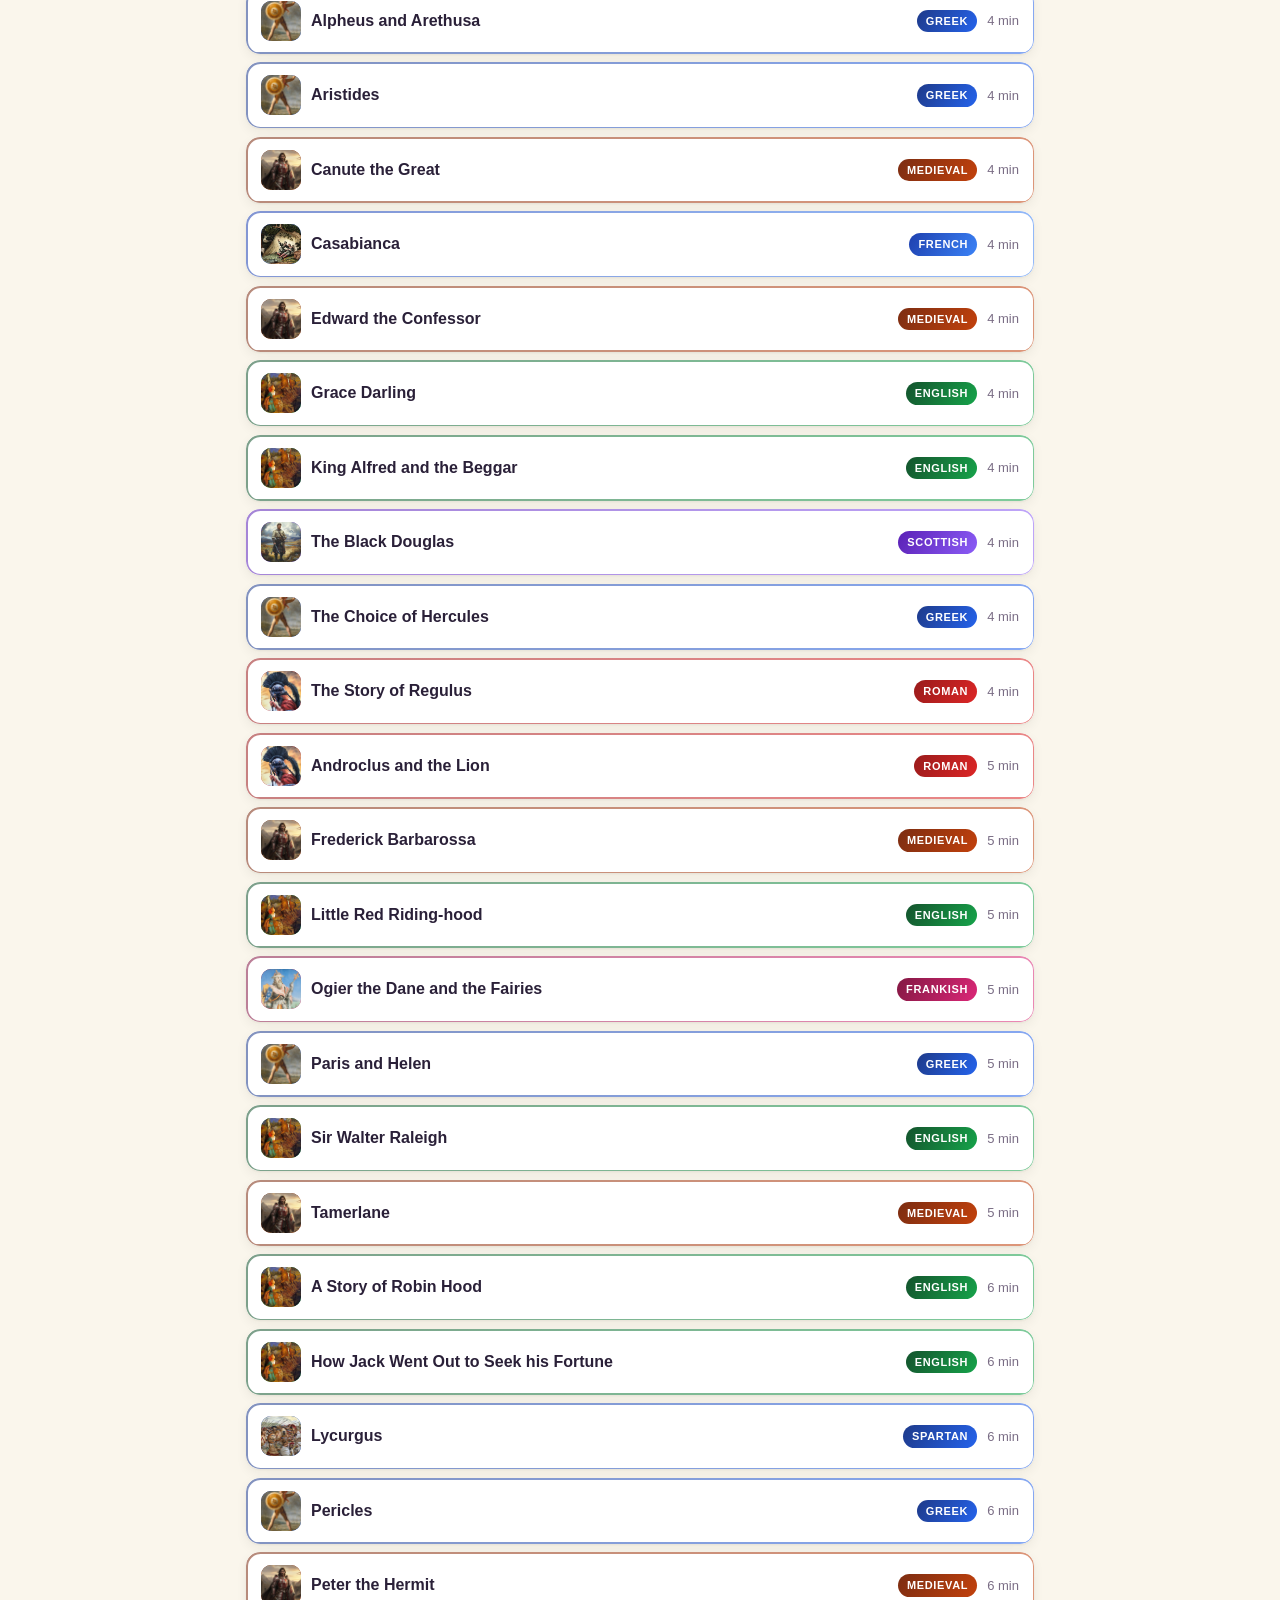
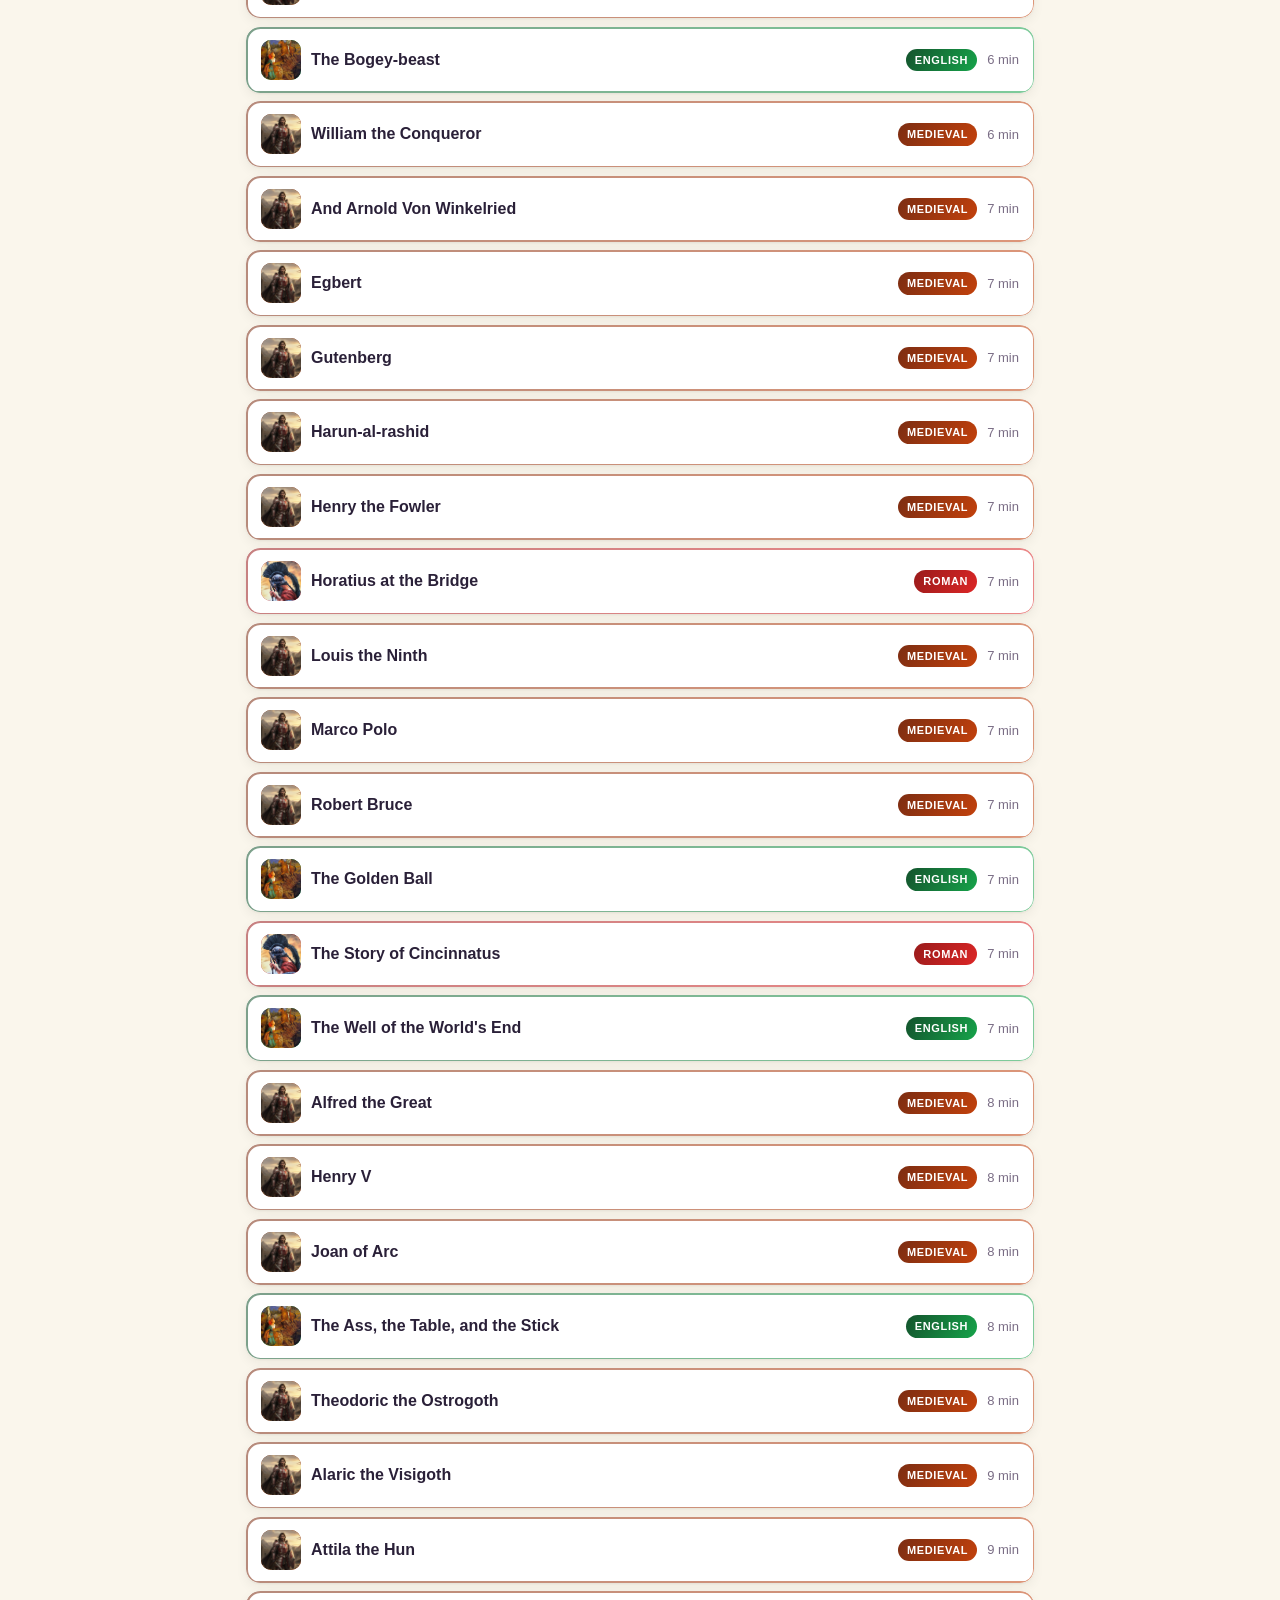
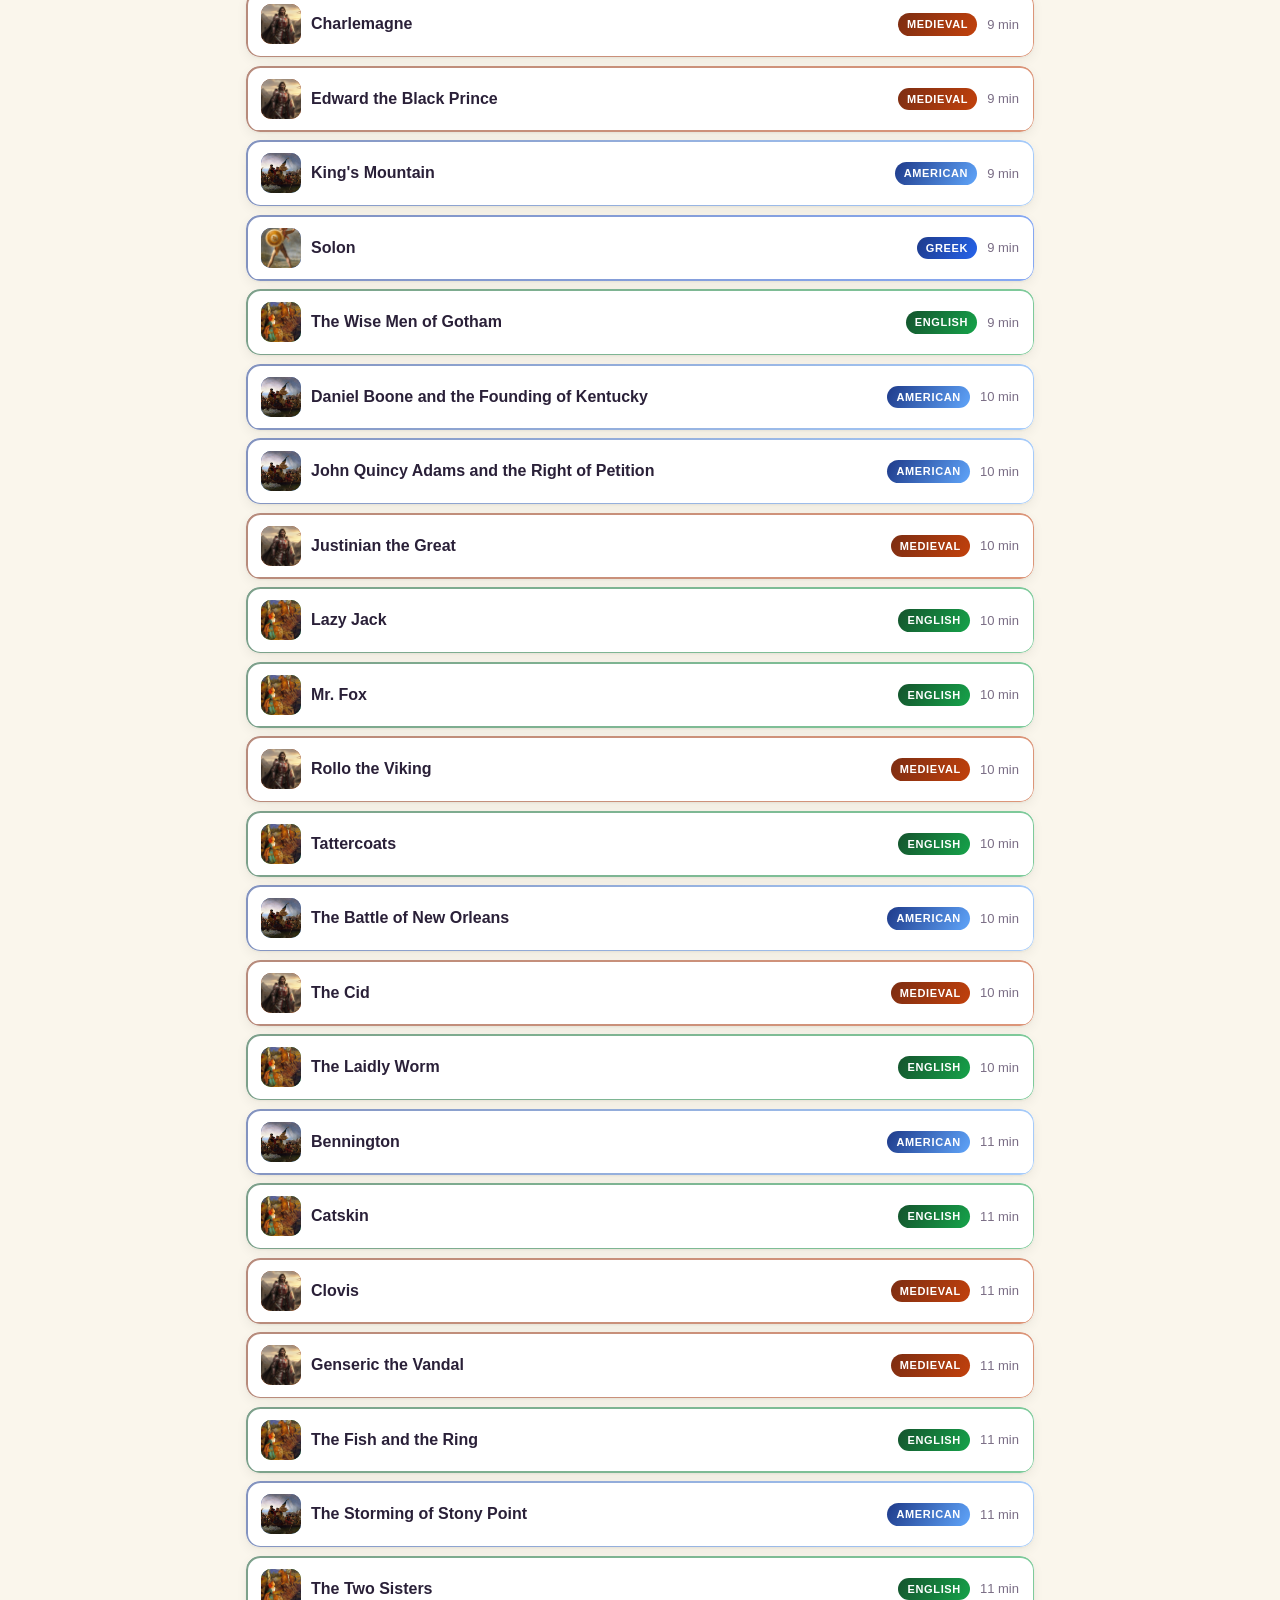
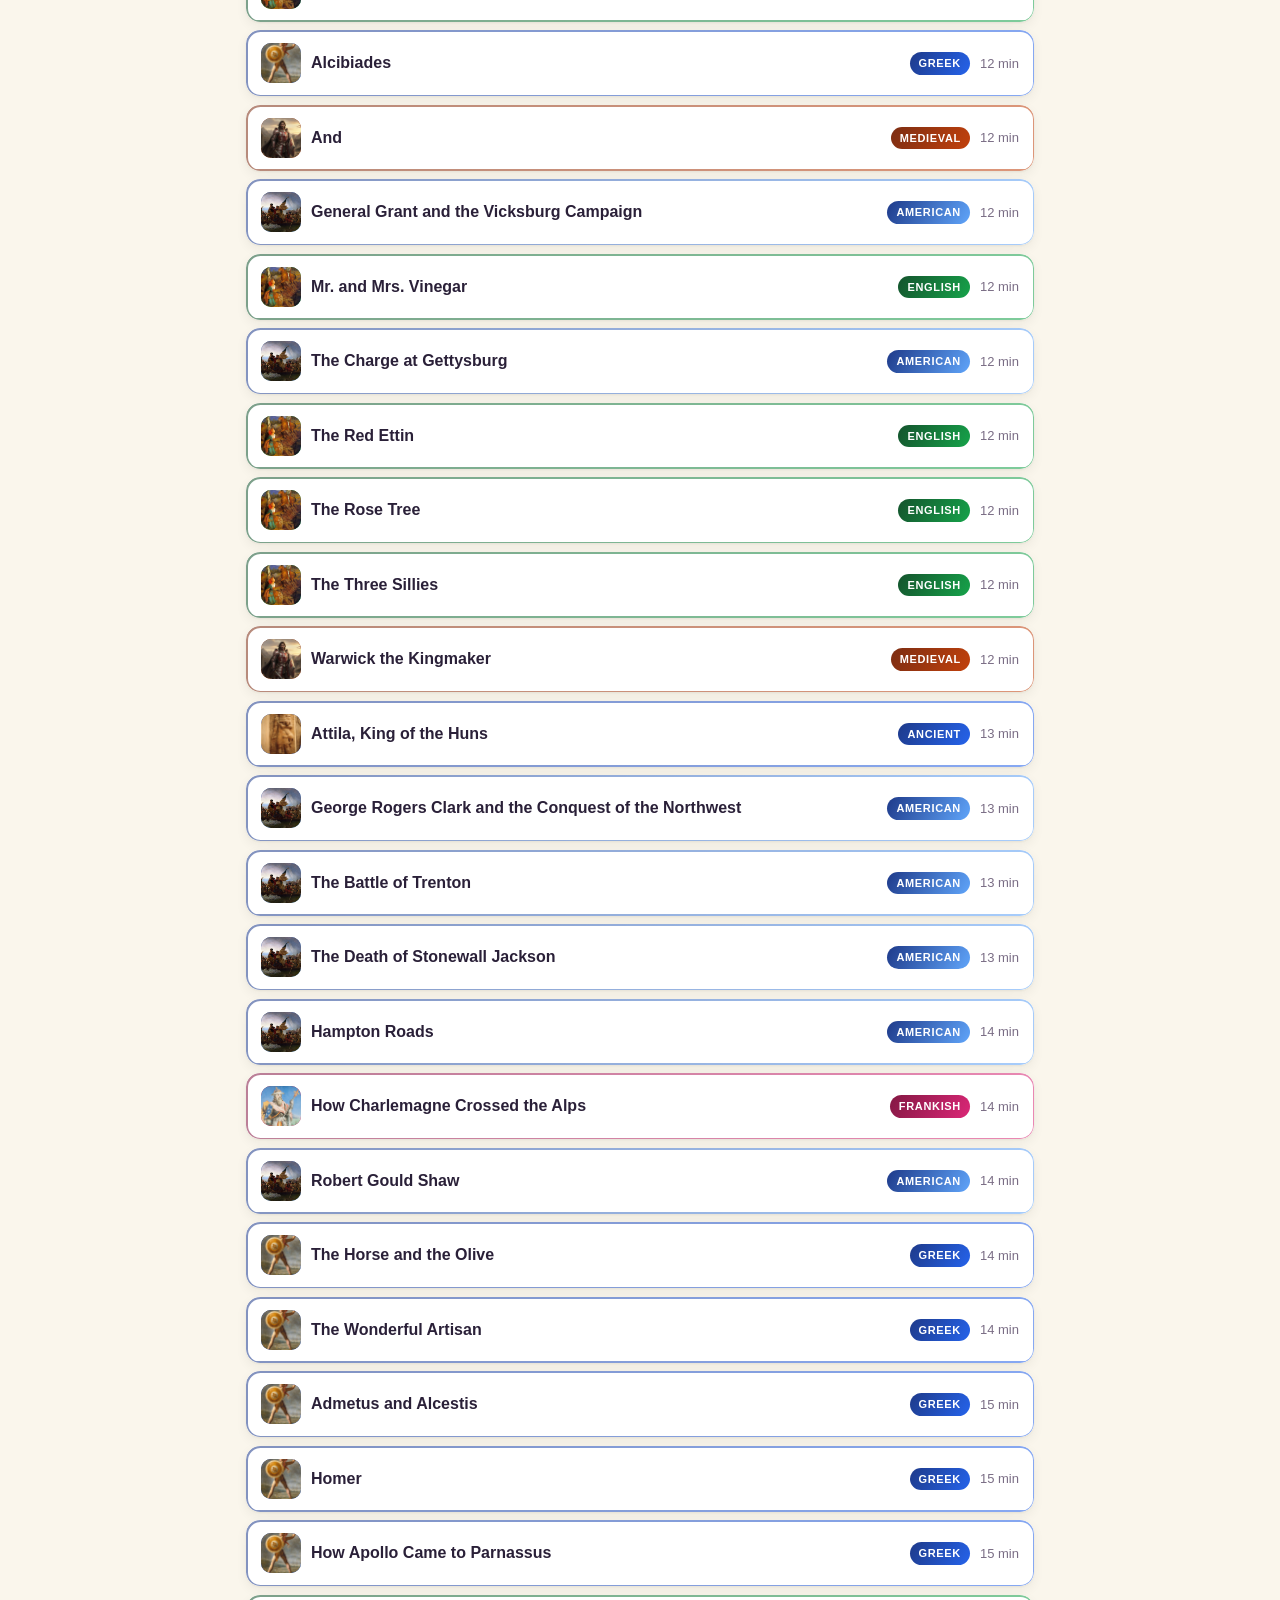
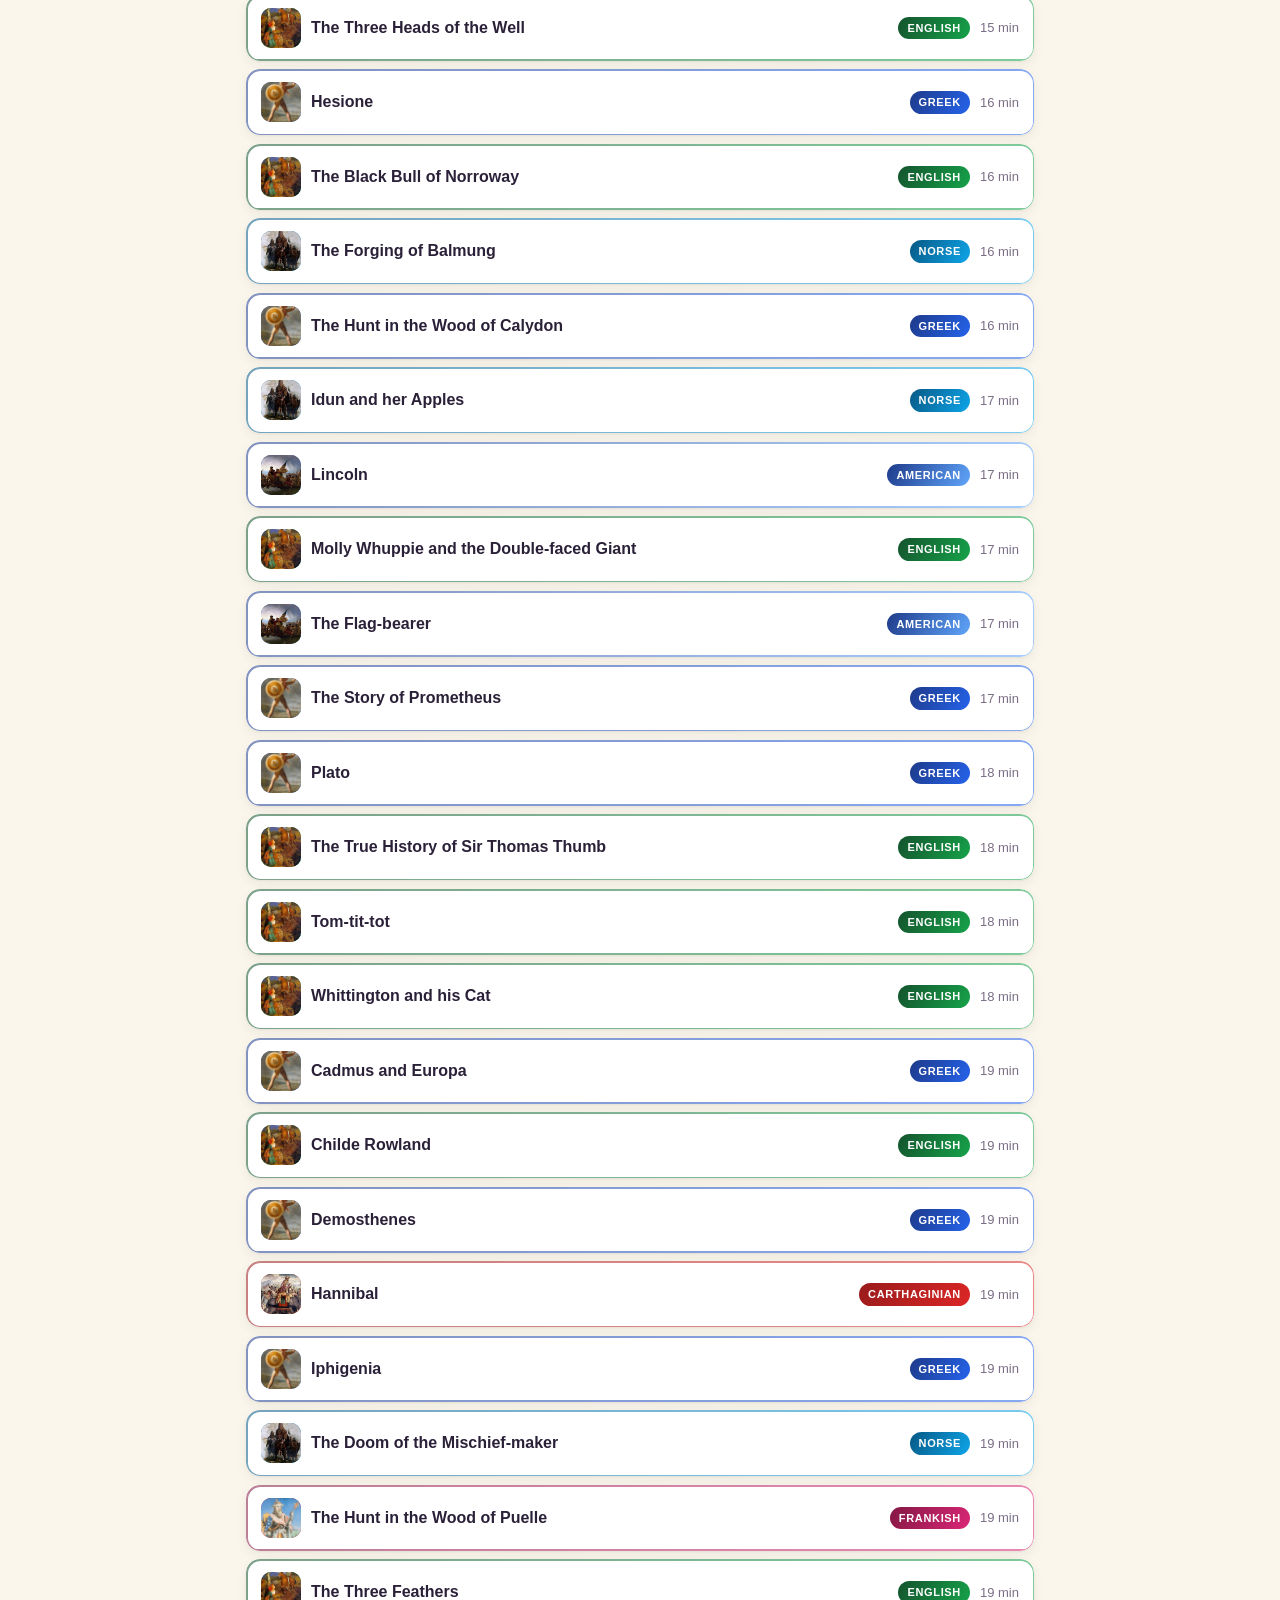
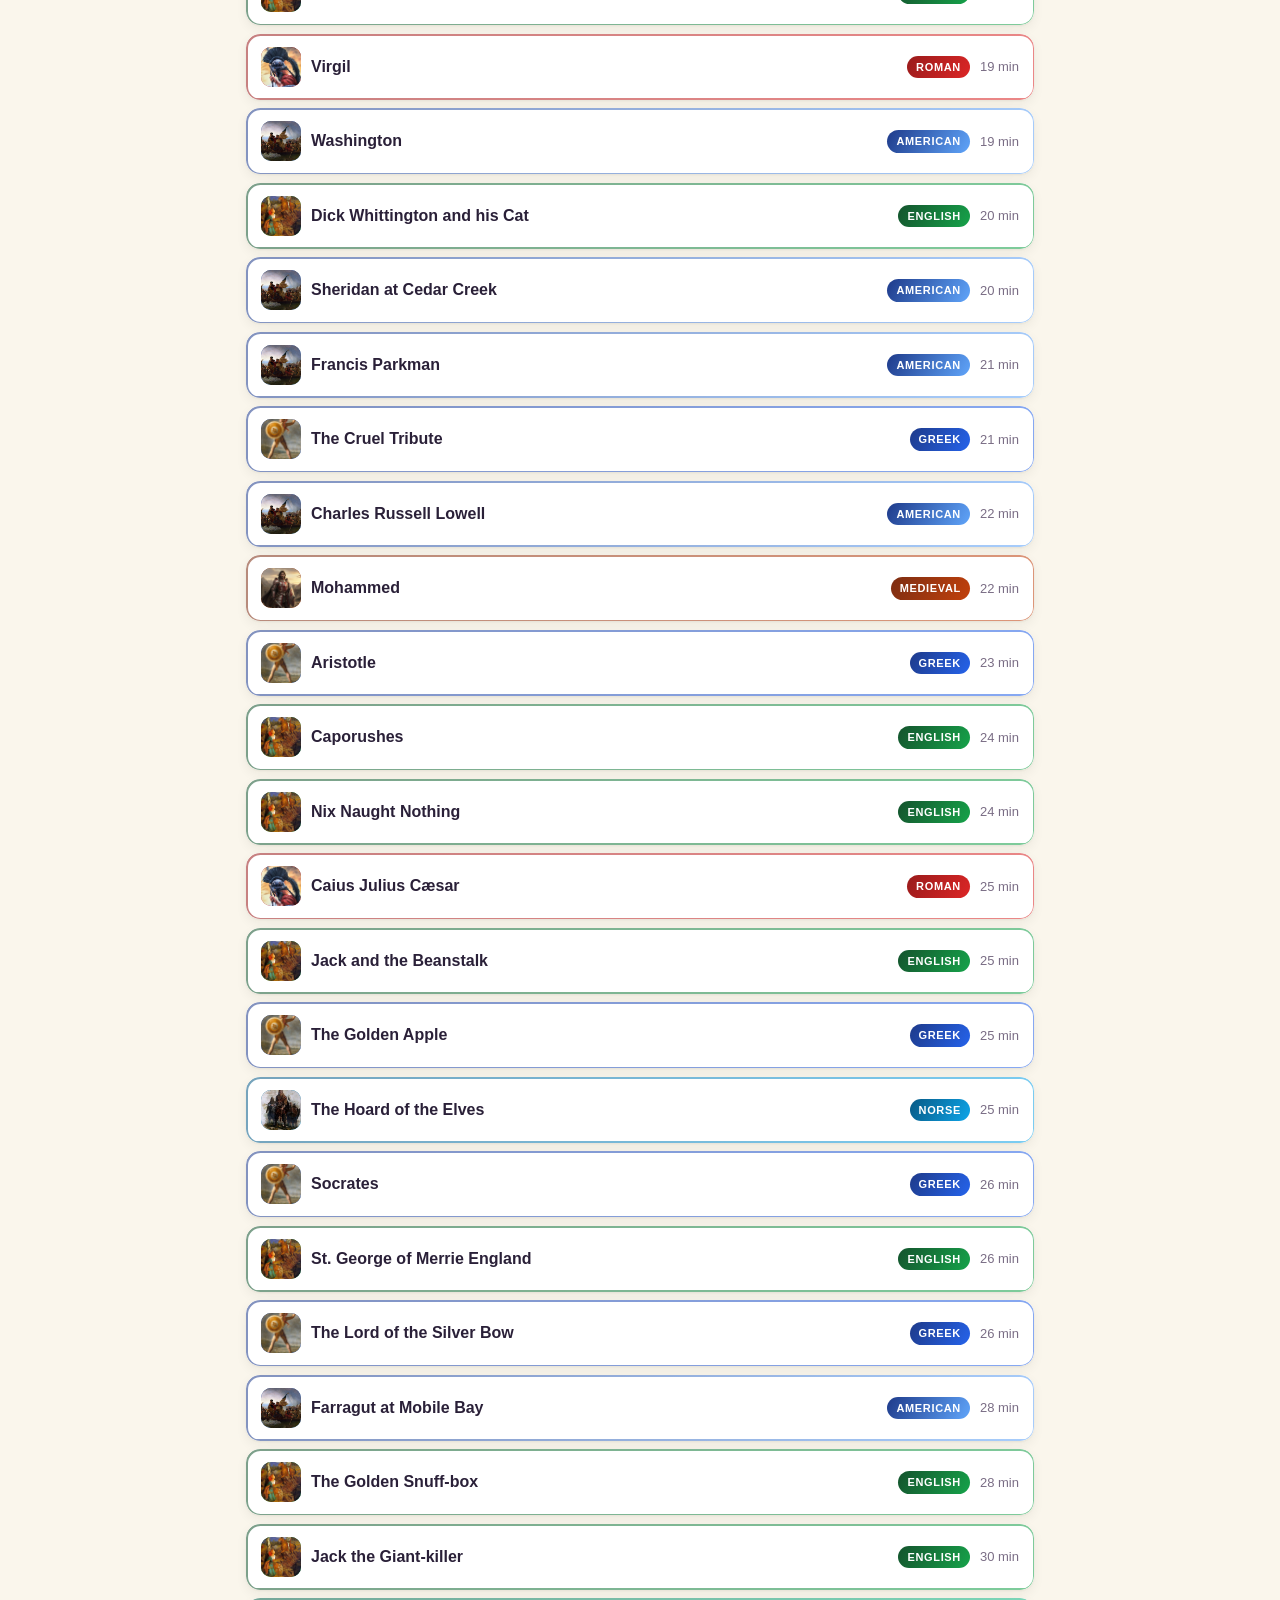
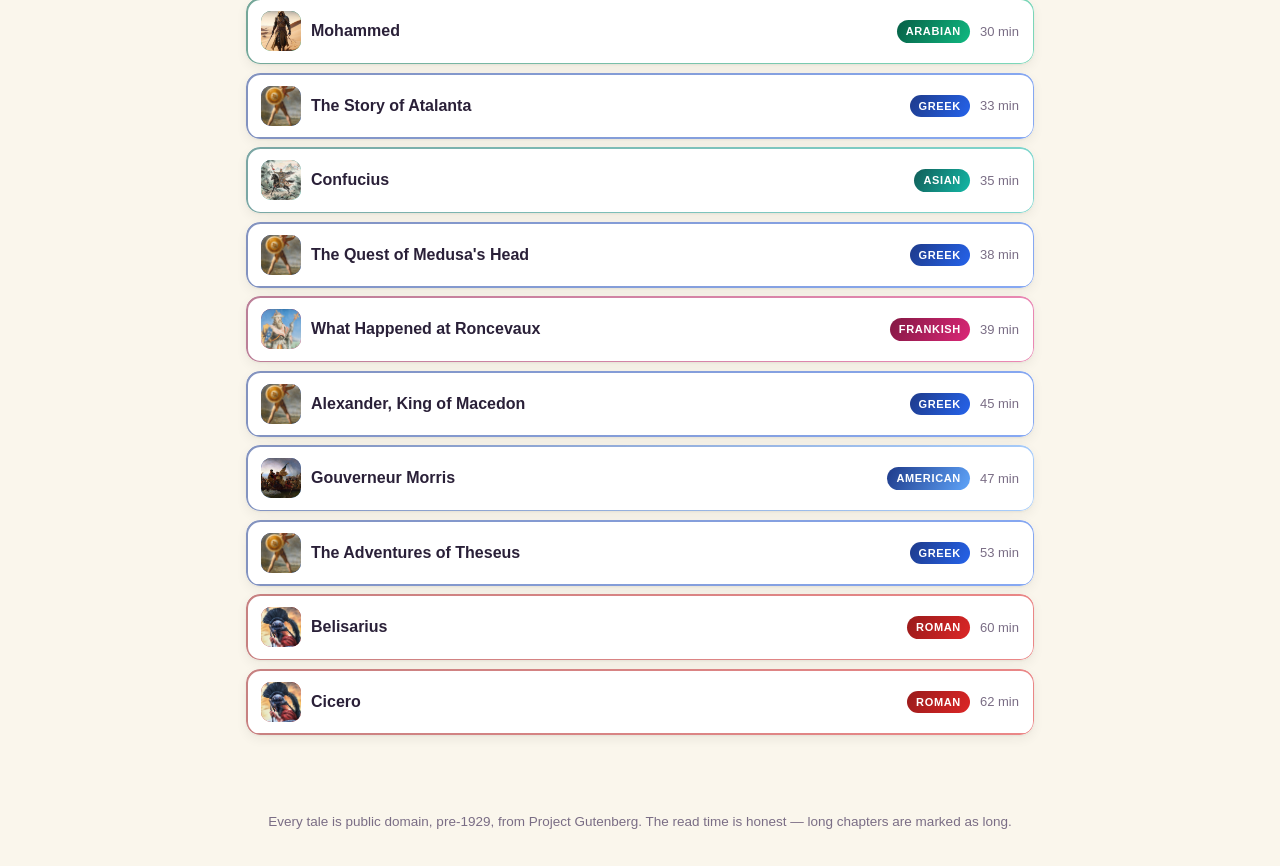
<file: tales.html>
<!DOCTYPE html>
<html lang="en">
<head>
<meta charset="UTF-8">
<meta name="viewport" content="width=device-width, initial-scale=1.0, viewport-fit=cover">
<meta name="theme-color" content="#3F8FCB">
<title>The tales — Hero Tales</title>
<link rel="manifest" href="manifest.json">
<link rel="icon" type="image/png" href="icon-192.png">
<link rel="apple-touch-icon" href="apple-touch-icon.png">
<meta name="apple-mobile-web-app-capable" content="yes">
<link rel="stylesheet" href="assets/shell.css">
<link rel="stylesheet" href="assets/style.css">
</head>
<body class="browse">

<main class="shell-main">
  <div class="ht-hero">
    <h1 id="shelf-title">The tales</h1>
    <p id="shelf-blurb"></p>
  </div>

  <div class="shelf-switch" id="shelf-switch"></div>

  <section class="tile-section">
    <h2 class="tile-section-title">By tradition</h2>
    <div id="tradition-chips" class="chip-row"></div>
  </section>

  <section class="tile-section">
    <div class="list-header">
      <h2 class="tile-section-title" id="list-title">All tales</h2>
      <select id="sort-by" class="sort-select" aria-label="Sort">
        <option value="short">Shortest first</option>
        <option value="alpha">A → Z</option>
        <option value="tradition">By tradition</option>
      </select>
    </div>
    <ul id="story-list" class="story-list"></ul>
  </section>
</main>

<footer class="shell-footer">
  Every tale is public domain, pre-1929, from Project Gutenberg. The read time is honest — long chapters are marked as long.
</footer>

<div id="version-pill" class="version-pill"></div>

<script src="assets/shell.js"></script>
<script src="assets/tales.js"></script>
</body>
</html>
</file>
<file: assets/shell.css>
/* ============================================================================
   shell.css — the shared design language.

   Same vocabulary as Classical Mind and Classical Architecture: warm cream
   ground with soft sunbursts, a coloured app bar, system sans at heavy weights
   with tight letter-spacing, gradient-outline tiles, and the "For today" feed
   of tap-to-open cards. Hero Tales takes the bronze/gold accent rather than
   Classical Architecture's sky blue.

   Loaded BEFORE style.css on every page. Page-specific rules live there.
   ========================================================================= */

:root {
  /* ---------------------------------------------------------------------
     These tokens are byte-identical to Classical Mind and Classical
     Architecture. Do not drift them — the three apps are meant to read as
     one family. Anything peculiar to Hero Tales goes in the block below.
     --------------------------------------------------------------------- */
  --ink: #2A2038;
  --ink-soft: #5C4B6B;
  --ink-mute: #7A6D85;
  --paper: #FAF6EC;
  --paper-warm: #FFF6D9;
  --paper-card: #FFFFFF;
  --paper-surface: #FFFBF0;
  --rule: #F0E5C8;
  --rule-soft: #F6EED4;
  --rule-strong: #E6D6A8;

  --sun: #FFD64A;
  --sun-hot: #FF9F3D;
  --pink: #FF5E8E;
  --sky: #4A9ED4;
  --sky-soft: #6CB4E2;
  --mint: #4CCB9F;

  --sky-deep: #2D6FA8;
  --sun-deep: #C97D2A;
  --leaf: #4CCB9F;
  --leaf-soft: #D5F4E6;
  --rose: #FF5E8E;
  --rose-soft: #FFE0EB;
  --sky-soft-bg: #E0F0FA;
  --sun-soft: #FFF6D9;

  --grad-warm: linear-gradient(135deg, #FFD64A 0%, #FF9F3D 50%, #FF5E8E 100%);
  --grad-sun: linear-gradient(135deg, #FFD64A 0%, #FF9F3D 100%);
  --grad-sky: linear-gradient(135deg, #6CB4E2 0%, #4A9ED4 100%);
  --grad-fresh: linear-gradient(135deg, #FFD64A 0%, #4CCB9F 100%);
  --grad-pink: linear-gradient(135deg, #FF9F3D 0%, #FF5E8E 100%);

  --serif: -apple-system, BlinkMacSystemFont, "SF Pro Display", "Segoe UI", Helvetica, Arial, sans-serif;
  --sans: -apple-system, BlinkMacSystemFont, "SF Pro Display", "Segoe UI", Helvetica, Arial, sans-serif;

  --shadow-sm: 0 1px 2px rgba(40, 30, 20, 0.05), 0 4px 12px rgba(40, 30, 20, 0.06);
  --shadow-md: 0 2px 4px rgba(40, 30, 20, 0.06), 0 10px 28px rgba(40, 30, 20, 0.10);
  --shadow-lg: 0 4px 12px rgba(40, 30, 20, 0.10), 0 24px 60px rgba(40, 30, 20, 0.14);

  --radius-sm: 10px;
  --radius-md: 16px;
  --radius-lg: 22px;
  --radius-pill: 999px;

  /* ---- The app bar, same as the siblings: sky blue with gold accents ---- */
  --gold: #E7A83C;
  --gold-deep: #C6811A;
  --gold-dark: #8A5A0F;
  --grad-gold: linear-gradient(135deg, #E7A83C, #C6811A);
  --grad-sky-app: linear-gradient(135deg, #5FB1DD, #3F8FCB);
  --grad-app: var(--grad-sky-app);

  /* ---- Hero Tales only: one colour pair per shelf ---- */
  --shelf-hero-c: #B4560F;   --shelf-hero-cd: #7A360A;
  --shelf-fable-c: #65A30D;  --shelf-fable-cd: #3F6B08;
  --shelf-feat-c: #2F9E77;   --shelf-feat-cd: #1F6B52;
  --shelf-stand-c: #8C2F39;  --shelf-stand-cd: #5E1F26;
  --shelf-ledger-c: #4F5560; --shelf-ledger-cd: #2B3038;
}

* { box-sizing: border-box; }
[hidden] { display: none !important; }

html, body {
  margin: 0;
  padding: 0;
  background:
    radial-gradient(900px 500px at -10% -20%, rgba(255, 214, 74, 0.22), transparent 60%),
    radial-gradient(900px 500px at 110% -10%, rgba(255, 94, 142, 0.16), transparent 60%),
    var(--paper);
  background-attachment: fixed;
  color: var(--ink);
  font-family: var(--sans);
  font-size: 17px;
  line-height: 1.5;
  -webkit-font-smoothing: antialiased;
  -moz-osx-font-smoothing: grayscale;
  -webkit-tap-highlight-color: transparent;
}

/* ---------------------------------------------------------------- App bar */

.appbar {
  background: var(--grad-app);
  box-shadow: 0 2px 10px rgba(31, 90, 140, .22);
  position: sticky;
  top: 0;
  z-index: 40;
  padding-top: env(safe-area-inset-top, 0px);
}
.appbar .row {
  display: grid;
  grid-template-columns: 1fr auto 1fr;
  align-items: center;
  height: 56px;
  max-width: 820px;
  margin: 0 auto;
  padding: 0 14px;
}
.appbar .abico {
  width: 34px; height: 34px; border-radius: 9px;
  justify-self: start;
  box-shadow: 0 2px 6px rgba(0, 0, 0, .22);
}
.appbar .brand {
  justify-self: center;
  font-weight: 800; font-size: 17px; letter-spacing: -.01em;
  color: #fff; text-shadow: 0 1px 2px rgba(18, 58, 96, .4);
}
.appbar .hbtn {
  justify-self: end;
  display: inline-flex; align-items: center; gap: 6px;
  color: #fff; background: rgba(255, 255, 255, .18);
  border: 0; cursor: pointer;
  font: 700 12.5px/1 var(--sans);
  padding: 9px 13px; border-radius: var(--radius-pill);
}
.appbar .hbtn svg { width: 15px; height: 15px; }
@media (max-width: 440px) { .appbar .hbtn span { display: none; } }

/* Back arrow variant, for pages below the launcher */
.appbar .abback {
  justify-self: start;
  display: inline-flex; align-items: center; gap: 5px;
  color: #fff; background: rgba(255, 255, 255, .18);
  border: 0; cursor: pointer; text-decoration: none;
  font: 700 12.5px/1 var(--sans);
  padding: 9px 13px; border-radius: var(--radius-pill);
}

/* ------------------------------------------------------------------ Shell */

.shell-main {
  max-width: 820px;
  margin: 0 auto;
  padding: 18px 16px 40px;
}

.ht-hero { margin: 6px 0 20px; }
.ht-hero h1 {
  font-weight: 800;
  font-size: clamp(26px, 6.5vw, 36px);
  letter-spacing: -.03em;
  line-height: 1.05;
  margin: 0;
  color: var(--ink);
}
.ht-hero p {
  margin: .5em 0 0;
  font-size: 16px; line-height: 1.5;
  color: var(--ink-mute);
  max-width: 54ch;
}

.shell-footer {
  max-width: 820px;
  margin: 0 auto;
  padding: 8px 20px calc(34px + env(safe-area-inset-bottom, 0px));
  text-align: center;
  font-size: 13.5px; line-height: 1.6;
  color: var(--ink-mute);
}
.shell-footer a { color: inherit; opacity: .75; }

/* ------------------------------------------------------- "New here?" panel */

.welcome {
  margin: 0 0 20px;
  border-radius: 15px; overflow: hidden;
  background: linear-gradient(135deg, #FFF6E2, #FDEFCF);
  border: 1.5px solid #F0DCA8;
}
.welcome[open] {
  background: #fff; border-color: var(--rule);
  box-shadow: var(--shadow-md);
}
.welcome-sum {
  list-style: none; cursor: pointer;
  display: flex; align-items: center; gap: 10px;
  padding: 12px 14px;
  color: var(--gold-dark);
}
.welcome-sum::-webkit-details-marker { display: none; }
.welcome[open] .welcome-sum { color: var(--ink); border-bottom: 1px solid var(--rule); }
.wl-badge { font-size: 19px; line-height: 1; }
.wl-sumtxt { flex: 1; font: 600 14px/1.35 var(--sans); }
.wl-sumtxt b { font-weight: 800; }
.wl-chev { transition: transform .2s; opacity: .6; }
.welcome[open] .wl-chev { transform: rotate(180deg); }
.welcome-body { padding: 14px 15px 16px; font-size: 15px; line-height: 1.55; color: var(--ink-soft); }
.welcome-body p { margin: 0 0 .7em; }
.welcome-body p:last-child { margin-bottom: 0; }
.welcome-body b { color: var(--ink); }

/* ------------------------------------------------------- "For today" feed */

.today-head {
  display: flex; align-items: center; justify-content: space-between;
  margin: 0 0 12px;
}
.daily-lead {
  font-weight: 800; font-size: 1.22em; letter-spacing: -.02em;
  color: var(--ink);
}
.today-shuffle {
  cursor: pointer;
  font: 800 .8em var(--sans);
  color: var(--gold-deep);
  background: #fff;
  border: 1.5px solid var(--rule);
  border-radius: var(--radius-pill);
  display: inline-flex; gap: .45em; align-items: center;
  padding: .5em .95em;
  box-shadow: 0 2px 4px rgba(60, 45, 20, .06);
  transition: transform .15s ease, border-color .15s ease;
}
.today-shuffle:hover { border-color: var(--gold); }
.today-shuffle:active { transform: scale(.95); }

.today-list { display: flex; flex-direction: column; gap: .7em; margin-bottom: 30px; }

.today-bar {
  position: relative;
  display: flex; align-items: stretch; width: 100%;
  border: none; padding: 0; cursor: pointer; text-align: left;
  background: #fff;
  border-radius: var(--radius-md);
  overflow: hidden;
  box-shadow: var(--shadow-md);
  font-family: var(--sans);
  transition: transform .15s cubic-bezier(.34, 1.56, .64, 1), box-shadow .15s ease;
}
.today-bar::before {
  content: ""; position: absolute; left: 0; top: 0; bottom: 0;
  width: 5px; z-index: 3;
  background: linear-gradient(180deg, var(--tc), var(--tcd));
}
.today-bar:hover { transform: translateY(-2px); box-shadow: 0 6px 16px rgba(60, 45, 20, .13); }
.today-bar:active { transform: scale(.99); }
.today-bar .tb-text {
  flex: 1; min-width: 0;
  padding: .85em 1em .85em 1.2em;
  display: flex; flex-direction: column; justify-content: center; gap: .22em;
}
.today-bar .tb-kicker {
  font: 800 .64rem/1 var(--sans);
  letter-spacing: .09em; text-transform: uppercase;
  color: var(--tcd);
  display: inline-flex; gap: .4em; align-items: center;
}
.today-bar .tb-title {
  font-weight: 800; font-size: 1.05em; letter-spacing: -.01em;
  color: var(--ink); line-height: 1.18;
  overflow: hidden; text-overflow: ellipsis; white-space: nowrap;
}
.today-bar .tb-teaser {
  font-size: .88em; color: var(--ink-mute); line-height: 1.34;
  display: -webkit-box; -webkit-line-clamp: 2; -webkit-box-orient: vertical; overflow: hidden;
}
.today-bar .tb-photo {
  flex: none; width: 92px; align-self: stretch;
  position: relative; overflow: hidden;
  background: linear-gradient(150deg, var(--tc), var(--tcd));
}
.today-bar .tb-glyph {
  position: absolute; inset: 0;
  display: grid; place-items: center;
  font-size: 2rem; color: #fff; z-index: 0;
  filter: drop-shadow(0 1px 2px rgba(0, 0, 0, .3));
}
/* Real photo over the gradient+glyph; removes itself on 404 to reveal the glyph. */
.today-bar .tb-photo img {
  position: absolute; inset: 0;
  width: 100%; height: 100%; object-fit: cover; z-index: 1;
}

/* ------------------------------------------------------------ Daily modal */

.ht-modal-overlay {
  position: fixed; inset: 0; z-index: 80;
  background: rgba(30, 22, 15, .55);
  backdrop-filter: blur(4px); -webkit-backdrop-filter: blur(4px);
  display: flex; align-items: center; justify-content: center;
  padding: max(36px, calc(env(safe-area-inset-top) + 20px)) 24px
           max(36px, calc(env(safe-area-inset-bottom) + 20px));
  opacity: 0; pointer-events: none;
  transition: opacity .2s ease;
}
.ht-modal-overlay.open { opacity: 1; pointer-events: auto; }
.ht-modal {
  position: relative;
  width: 100%; max-width: 460px; max-height: 100%;
  overflow-y: auto; -webkit-overflow-scrolling: touch;
  background: #fff;
  border-radius: var(--radius-lg);
  box-shadow: 0 24px 64px rgba(0, 0, 0, .38);
  transform: scale(.9); opacity: 0;
  transition: transform .26s cubic-bezier(.34, 1.56, .64, 1), opacity .18s ease;
}
.ht-modal-overlay.open .ht-modal { transform: scale(1); opacity: 1; }
.ht-mhead {
  padding: 22px 22px 16px;
  color: #fff;
  background: linear-gradient(140deg, var(--mc, #C6811A), var(--mcd, #8A5A0F));
}
.ht-mkicker {
  display: inline-flex; align-items: center; gap: .5em;
  font: 800 11px/1 var(--sans);
  letter-spacing: .1em; text-transform: uppercase; opacity: .95;
}
.ht-mtitle {
  margin: .5em 0 0;
  font-weight: 800; font-size: clamp(22px, 5.5vw, 28px);
  letter-spacing: -.02em; line-height: 1.12;
}
.ht-mbody { padding: 20px 22px 26px; color: var(--ink-soft); font-size: 16px; line-height: 1.6; }
.ht-mbody p { margin: 0 0 .9em; }
.ht-mbody p:last-child { margin-bottom: 0; }
.ht-quote { font-size: 1.28em; font-weight: 600; line-height: 1.4; color: var(--ink); }
.ht-verse { white-space: pre-wrap; font-size: 1.05em; line-height: 1.55; color: var(--ink); }
.ht-source { margin-top: .4em; font-weight: 700; color: var(--mcd, #8A5A0F); }
.ht-note {
  margin-top: 1em; padding-top: .9em;
  border-top: 1px solid var(--rule);
  font-size: .92em; color: var(--ink-mute); font-style: italic;
}
.ht-word-line { display: flex; gap: .6em; margin: 0 0 .55em; font-size: .98em; }
.ht-word-line b { flex: none; width: 6.5em; color: var(--mcd, #8A5A0F); }
.ht-morelink {
  display: inline-block; margin-top: 1.1em;
  font: 800 14px var(--sans); color: #fff;
  background: linear-gradient(140deg, var(--mc, #C6811A), var(--mcd, #8A5A0F));
  padding: .6em 1.15em; border-radius: var(--radius-pill);
  text-decoration: none;
}
.ht-read {
  display: inline-flex; align-items: center; gap: .5em;
  margin-top: 1.1em; margin-right: .6em; cursor: pointer;
  font: 800 14px var(--sans);
  color: var(--mcd, #8A5A0F);
  background: #fff; border: 1.6px solid currentColor;
  padding: .55em 1.05em; border-radius: var(--radius-pill);
}
.ht-mclose {
  position: absolute; top: 14px; right: 14px; z-index: 2;
  width: 34px; height: 34px; border-radius: 50%;
  border: 0; cursor: pointer;
  background: rgba(255, 255, 255, .22);
  color: #fff; font-size: 20px; line-height: 34px; text-align: center;
}

/* -------------------------------------------------------------- Row tiles */

.tile-section { margin: 0 0 28px; }
.tile-section-title {
  font-weight: 800; font-size: 1.22em; letter-spacing: -.02em;
  color: var(--ink); margin: 0 0 .2em;
}
.tile-section-sub {
  margin: 0 0 .85em;
  font-size: .92em; line-height: 1.45; color: var(--ink-mute);
  max-width: 56ch;
}

.rtile-list { display: flex; flex-direction: column; gap: .7em; }
.rtile {
  position: relative; display: flex; align-items: stretch; width: 100%;
  text-decoration: none; background: #fff;
  border-radius: var(--radius-md); overflow: hidden;
  box-shadow: var(--shadow-md);
  transition: transform .15s cubic-bezier(.34, 1.56, .64, 1), box-shadow .15s ease;
}
.rtile::before {
  content: ""; position: absolute; left: 0; top: 0; bottom: 0;
  width: 5px; z-index: 3;
  background: linear-gradient(180deg, var(--c), var(--cd));
}
.rtile:hover { transform: translateY(-2px); box-shadow: 0 6px 16px rgba(60, 45, 20, .14); }
.rtile:active { transform: scale(.99); }
.rtile-photo {
  flex: none; width: 96px; align-self: stretch;
  position: relative; overflow: hidden;
  background: linear-gradient(150deg, var(--c), var(--cd));
}
.rtile-ic {
  position: absolute; inset: 0;
  display: grid; place-items: center;
  color: #fff; z-index: 3;
  filter: drop-shadow(0 1px 2px rgba(0, 0, 0, .3));
}
.rtile-ic svg { width: 34px; height: 34px; }
/* Real photo behind the white icon; a soft scrim keeps the icon legible. */
.rtile-photo img {
  position: absolute; inset: 0;
  width: 100%; height: 100%; object-fit: cover; z-index: 1;
}
.rtile-photo.has-img::after {
  content: ""; position: absolute; inset: 0; z-index: 2;
  background: linear-gradient(150deg, rgba(0, 0, 0, .18), rgba(0, 0, 0, .42));
}
.rtile-body {
  flex: 1; min-width: 0;
  padding: 13px 12px 13px 16px;
  display: flex; flex-direction: column; justify-content: center; gap: .18em;
}
.rtile-name { font-weight: 800; font-size: 1.06em; letter-spacing: -.01em; color: var(--ink); line-height: 1.15; }
.rtile-tagline { font-size: .88em; line-height: 1.35; color: var(--ink-mute); }
.rtile-count {
  margin-top: .3em;
  font-size: .72rem; font-weight: 800; letter-spacing: .02em;
  text-transform: uppercase; color: var(--cd);
}
.rtile-chev { flex: none; align-self: center; padding-right: 14px; color: var(--ink-mute); font-size: 1.2em; opacity: .6; }

/* ------------------------------------------------------------------ Chips */

.chip-row { display: flex; flex-wrap: wrap; gap: .45em; margin: 0 0 1em; }
.chip {
  cursor: pointer;
  font: 700 .82em var(--sans);
  color: var(--ink-soft);
  background: #fff;
  border: 1.5px solid var(--rule);
  border-radius: var(--radius-pill);
  padding: .45em .9em;
  display: inline-flex; align-items: center; gap: .45em;
  box-shadow: 0 2px 4px rgba(60, 45, 20, .05);
  transition: transform .12s ease, border-color .12s ease;
}
.chip:hover { border-color: var(--gold); }
.chip:active { transform: scale(.95); }
.chip.active {
  color: #fff;
  background: linear-gradient(135deg, var(--c1, var(--gold)), var(--c2, var(--gold-deep)));
  border-color: transparent;
}
.chip-count { font-size: .82em; opacity: .68; font-weight: 800; }

/* ---------------------------------------------------------- Corner nav bits */

.version-pill {
  position: fixed;
  right: 10px;
  bottom: calc(10px + env(safe-area-inset-bottom, 0px));
  z-index: 70;
  font: 800 12px/1 var(--sans);
  letter-spacing: .02em;
  font-variant-numeric: tabular-nums;
  color: #fff;
  background: var(--grad-app);
  border: 1.5px solid rgba(255, 255, 255, .55);
  border-radius: var(--radius-pill);
  padding: 6px 11px;
  box-shadow: 0 2px 8px rgba(31, 90, 140, .32);
  cursor: pointer;
  user-select: none;
}
.version-pill:active { transform: scale(.94); }

.refresh-banner {
  position: fixed; left: 50%; transform: translateX(-50%);
  bottom: calc(16px + env(safe-area-inset-bottom, 0px));
  z-index: 60; cursor: pointer;
  font: 800 14px var(--sans); color: #fff;
  background: var(--grad-app);
  padding: .7em 1.2em; border-radius: var(--radius-pill);
  box-shadow: var(--shadow-lg);
}
.toast {
  position: fixed; left: 50%; transform: translateX(-50%);
  bottom: calc(70px + env(safe-area-inset-bottom, 0px));
  z-index: 90;
  font: 700 14px var(--sans); color: #fff;
  background: rgba(42, 37, 32, .93);
  padding: .65em 1.15em; border-radius: var(--radius-pill);
  box-shadow: var(--shadow-lg);
}

/* ------------------------------------------------------------ Empty states */

.empty-note {
  text-align: center;
  padding: 34px 18px;
  color: var(--ink-mute);
  font-size: .95em;
  background: #fff;
  border: 1.5px dashed var(--rule-strong);
  border-radius: var(--radius-md);
}
</file>
<file: assets/style.css>
/* ============================================================================
   style.css — page-specific styles for Hero Tales.

   The shared design language lives in shell.css and is loaded first: tokens,
   app bar, "For today" feed, row tiles, chips, modal. This file carries the
   tradition palette and the three things that are peculiar to this app —
   the story reader, campfire mode, and the shelf-keeper.
   ========================================================================= */

:root {
  /* Local aliases onto the shared tokens in shell.css, kept so the older
     markup keeps working. Do not introduce new colours here. */
  --cream: var(--paper);
  --cream-2: var(--paper-warm);
  --muted: var(--ink-mute);
  --amber: var(--sun-deep);
  --amber-2: var(--sun-hot);
  --gold-warm: var(--gold);

  /* Tradition accents (paired: deep / glow) */
  --t-greek-1: #1E3A8A;   --t-greek-2: #2563EB;
  --t-roman-1: #991B1B;   --t-roman-2: #DC2626;
  --t-english-1: #14532D; --t-english-2: #16A34A;
  --t-scottish-1: #5B21B6;--t-scottish-2: #8B5CF6;
  --t-norse-1: #075985;   --t-norse-2: #0EA5E9;
  --t-frankish-1: #831843;--t-frankish-2: #DB2777;
  --t-french-1: #1E40AF;  --t-french-2: #3B82F6;
  --t-italian-1: #9A3412; --t-italian-2: #EA580C;
  --t-swiss-1: #B91C1C;   --t-swiss-2: #EF4444;
  --t-arabian-1: #065F46; --t-arabian-2: #10B981;
  --t-asian-1: #115E59;   --t-asian-2: #14B8A6;
  --t-american-1: #1E3A8A;--t-american-2: #60A5FA;
  --t-european-1: #44403C;--t-european-2: #78716C;
  --t-mixed-1: #57534E;   --t-mixed-2: #A8A29E;
  --t-fable-1: #65A30D;   --t-fable-2: #84CC16;
  --t-celtic-1: #047857;  --t-celtic-2: #059669;
  --t-medieval-1: #7C2D12;--t-medieval-2: #C2410C;
}

body { min-height: 100vh; padding-bottom: env(safe-area-inset-bottom); }
a { color: var(--sun-hot); text-decoration: none; }
a:hover { color: var(--pink); text-decoration: underline; }

/* ============================================================ Shelf switch */

.shelf-switch { display: flex; gap: .5em; margin: 0 0 22px; flex-wrap: wrap; }
.shelf-btn {
  flex: 1 1 auto;
  cursor: pointer;
  font: 800 .88em var(--sans);
  color: var(--ink-soft);
  background: #fff;
  border: 1.5px solid var(--rule);
  border-radius: var(--radius-pill);
  padding: .62em 1.1em;
  box-shadow: 0 2px 4px rgba(60, 45, 20, .06);
  transition: transform .12s ease, border-color .12s ease;
  white-space: nowrap;
}
.shelf-btn:hover { border-color: var(--gold); }
.shelf-btn:active { transform: scale(.97); }
.shelf-btn.active {
  color: #fff;
  background: linear-gradient(135deg, var(--c1), var(--c2));
  border-color: transparent;
  box-shadow: var(--shadow-sm);
}

/* A standing note at the head of the ledger shelf — the one place in the app
   where the reader is told how to read what follows. */
.ledger-warning {
  margin: 0 0 22px;
  padding: 14px 16px;
  border-radius: var(--radius-md);
  background: #fff;
  border: 1.5px solid var(--rule);
  border-left: 5px solid var(--shelf-ledger-c);
  font-size: .93em;
  line-height: 1.55;
  color: var(--ink-soft);
  box-shadow: var(--shadow-sm);
}
.ledger-warning b { color: var(--ink); }

/* ============================================================== Story list */

.list-header {
  display: flex; align-items: center; justify-content: space-between;
  gap: 12px; margin-bottom: .7em;
}
.list-header .tile-section-title { margin: 0; }
.sort-select {
  font: 700 .82em var(--sans);
  color: var(--ink-soft);
  background: #fff;
  border: 1.5px solid var(--rule);
  border-radius: var(--radius-pill);
  padding: .5em .8em;
  cursor: pointer;
}

.story-list { list-style: none; margin: 0; padding: 0; display: flex; flex-direction: column; gap: .5em; }
.story-item {
  position: relative;
  display: flex; align-items: center; gap: 10px;
  padding: 13px 15px;
  border-radius: 14px;
  background: #fff;
  box-shadow: var(--shadow-sm);
  transition: transform .12s ease, box-shadow .15s ease;
}
.story-item::before {
  content: '';
  position: absolute; inset: 0;
  border-radius: 14px;
  padding: 1.5px;
  background: linear-gradient(120deg, var(--c1, var(--rule)), var(--c2, var(--rule)));
  -webkit-mask: linear-gradient(#000 0 0) content-box, linear-gradient(#000 0 0);
  mask: linear-gradient(#000 0 0) content-box, linear-gradient(#000 0 0);
  -webkit-mask-composite: xor;
  mask-composite: exclude;
  pointer-events: none;
  opacity: .55;
}
.story-thumb {
  flex: none; width: 40px; height: 40px; border-radius: 10px;
  position: relative; overflow: hidden;
  background: linear-gradient(150deg, var(--c1, var(--rule)), var(--c2, var(--rule)));
}
.story-thumb img { position: absolute; inset: 0; width: 100%; height: 100%; object-fit: cover; }
.story-item a { flex: 1; color: var(--ink); text-decoration: none; font-weight: 600; font-size: 16px; }
.story-item:hover { transform: translateY(-1px); box-shadow: 0 6px 16px rgba(60, 45, 20, .13); }
.story-time { font-size: 13px; color: var(--muted); font-variant-numeric: tabular-nums; white-space: nowrap; }
.story-trad-pill {
  font-size: 11px; font-weight: 700; letter-spacing: .06em; text-transform: uppercase;
  padding: 3px 9px; border-radius: var(--radius-pill);
  background: linear-gradient(120deg, var(--c1), var(--c2));
  color: #fff; white-space: nowrap;
}

/* ========================================================== Story toolbar */

.story-toolbar {
  display: flex; align-items: center; justify-content: space-between;
  gap: 10px;
  padding: calc(10px + env(safe-area-inset-top, 0px)) 16px 10px;
  max-width: 760px; margin: 0 auto;
}
.tb-link {
  font: 800 13px var(--sans);
  color: var(--ink-soft);
  background: #fff;
  border: 1.5px solid var(--rule);
  border-radius: var(--radius-pill);
  padding: .5em 1em;
  text-decoration: none;
}
.tb-link:hover { text-decoration: none; border-color: var(--gold); }
.tb-actions { display: flex; gap: 8px; }
.voice-toggle, .campfire-btn {
  font: 700 12.5px var(--sans);
  color: var(--ink-soft);
  background: #fff;
  border: 1.5px solid var(--rule);
  border-radius: var(--radius-pill);
  padding: .5em .95em;
  cursor: pointer;
}
.voice-toggle:hover, .campfire-btn:hover { border-color: var(--gold); color: var(--gold-deep); }
.voice-toggle.echo { border-color: var(--gold); color: var(--gold-deep); }
.campfire-btn[aria-pressed="true"] {
  background: var(--grad-sun);
  color: #fff; border-color: transparent;
}
.voice-toast {
  position: fixed; left: 50%; transform: translateX(-50%);
  bottom: calc(96px + env(safe-area-inset-bottom, 0px));
  z-index: 90;
  font: 700 13.5px var(--sans); color: #fff;
  background: rgba(42, 37, 32, .93);
  padding: .6em 1.1em; border-radius: var(--radius-pill);
  box-shadow: var(--shadow-lg);
}

/* =========================================================== Story reader */

.story-main { max-width: 680px; margin: 0 auto; padding: 20px 24px 120px; }

.story-tradition {
  display: inline-block;
  font-size: 12px; font-weight: 800; letter-spacing: .14em; text-transform: uppercase;
  padding: 4px 12px; border-radius: var(--radius-pill);
  background: linear-gradient(120deg, var(--c1, var(--gold)), var(--c2, var(--gold-deep)));
  color: #fff;
  margin-bottom: 14px;
}
.story-title {
  font-size: clamp(30px, 5.5vw, 44px);
  font-weight: 900; letter-spacing: -.025em; line-height: 1.1;
  margin: 0 0 10px; color: var(--ink);
}
.story-meta { font-size: 14px; color: var(--muted); margin-bottom: 28px; }
.story-body { font-size: 18px; line-height: 1.7; color: var(--ink); }
.story-body p { margin: 0 0 1em; }
.story-body p:first-of-type::first-letter {
  font-size: 3.2em; font-weight: 800; float: left; line-height: .85;
  padding: 4px 8px 0 0; color: var(--amber);
}
.story-source {
  margin-top: 36px; padding-top: 18px;
  border-top: 1px solid var(--rule);
  font-size: 13px; color: var(--muted); font-style: italic;
}

.story-controls {
  display: flex; gap: 10px; margin-top: 36px;
  flex-wrap: wrap; justify-content: center;
  position: sticky;
  bottom: max(16px, env(safe-area-inset-bottom));
  padding-top: 12px;
}
.ctrl-btn {
  padding: 14px 22px;
  border-radius: var(--radius-pill);
  font: 700 15px var(--sans);
  cursor: pointer; border: none;
  background: #fff; color: var(--ink);
  box-shadow: 0 4px 12px rgba(122, 86, 36, .14);
  text-decoration: none;
  display: inline-flex; align-items: center; text-align: center;
}
.ctrl-btn.primary { background: var(--grad-sky-app); color: #fff; box-shadow: 0 4px 13px rgba(46, 132, 189, .32); }
.ctrl-btn.ghost { background: #fff; border: 1.5px solid var(--rule); box-shadow: none; }
.ctrl-btn.speaking { background: var(--grad-sun); color: #fff; }

/* ================================================== Chronicle-only pieces */

/* The chronicles carry two blocks a story never does. They are set apart on
   purpose: the cost is not an appendix to be skimmed past, and the reckoning
   is the only editorialising the app allows itself. */

.chronicle-kicker {
  font-size: 1.06em; font-weight: 700; line-height: 1.4;
  color: var(--ink-soft);
  margin: 0 0 10px;
}
.chronicle-cost, .chronicle-reckoning {
  margin-top: 26px;
  padding: 15px 17px;
  border-radius: var(--radius-md);
  background: #fff;
  box-shadow: var(--shadow-sm);
  border-left: 5px solid var(--c2, var(--gold-deep));
  font-size: .96em; line-height: 1.6;
}
.chronicle-cost { border-left-color: #8C2F39; }
.chronicle-reckoning { border-left-color: var(--gold-deep); background: var(--paper-warm); }
.chronicle-cost p, .chronicle-reckoning p { margin: 0; color: var(--ink-soft); }
.cr-label {
  font: 800 .68rem var(--sans);
  letter-spacing: .11em; text-transform: uppercase;
  margin-bottom: .45em;
  color: var(--ink-mute);
}
.chronicle-cost .cr-label { color: #8C2F39; }
.chronicle-reckoning .cr-label { color: var(--gold-dark); }

/* ========================================================= Campfire mode */

body.campfire {
  background:
    radial-gradient(ellipse at top, rgba(232, 138, 60, .22), transparent 60%),
    radial-gradient(ellipse at bottom, rgba(255, 196, 122, .18), transparent 60%),
    #FFF6E4;
}
body.campfire .appbar { display: none; }
body.campfire .story-toolbar { background: transparent; border-bottom: none; }
body.campfire .story-main { padding: 24px 28px 140px; }
body.campfire .story-title { font-size: clamp(38px, 7vw, 56px); text-align: center; }
body.campfire .story-tradition,
body.campfire .story-meta,
body.campfire .story-source {
  text-align: center; display: block; margin-left: auto; margin-right: auto;
}
body.campfire .story-body { font-size: 22px; line-height: 1.75; max-width: 640px; margin: 0 auto; }
body.campfire .story-body p:first-of-type::first-letter { font-size: 4em; }

/* ========================================================= Shelf-keeper */

.keeper-bar { display: flex; gap: .5em; margin: 0 0 20px; }
.keeper-tab {
  flex: 1;
  cursor: pointer;
  font: 800 .86em var(--sans);
  color: var(--ink-soft);
  background: #fff;
  border: 1.5px solid var(--rule);
  border-radius: var(--radius-pill);
  padding: .62em 1em;
  box-shadow: 0 2px 4px rgba(60, 45, 20, .06);
}
.keeper-tab.active { color: #fff; background: var(--grad-app); border-color: transparent; }
.keeper-tab span { opacity: .75; margin-left: .3em; }

.keeper-search {
  width: 100%;
  font: 500 15px var(--sans);
  color: var(--ink);
  background: #fff;
  border: 1.5px solid var(--rule);
  border-radius: var(--radius-pill);
  padding: .7em 1.1em;
  margin: 0 0 16px;
}
.keeper-search:focus { outline: none; border-color: var(--gold); }

.keeper-row {
  position: relative;
  display: flex; align-items: center; gap: 10px;
  background: #fff;
  border-radius: 14px;
  padding: 10px 12px 10px 0;
  margin-bottom: .5em;
  box-shadow: var(--shadow-sm);
  overflow: hidden;
}
.keeper-row::before {
  content: ""; position: absolute; left: 0; top: 0; bottom: 0; width: 5px;
  background: linear-gradient(180deg, var(--c), var(--cd));
}
.keeper-open {
  flex: 1; min-width: 0;
  display: flex; align-items: center; gap: 10px;
  padding-left: 15px;
  text-decoration: none;
}
.keeper-open:hover { text-decoration: none; }
.keeper-glyph { font-size: 1.25em; flex: none; }
.keeper-text { min-width: 0; display: flex; flex-direction: column; }
.keeper-title {
  font-weight: 700; font-size: .98em; color: var(--ink); line-height: 1.25;
  overflow: hidden; text-overflow: ellipsis; white-space: nowrap;
}
.keeper-sub {
  font-size: .78em; color: var(--ink-mute); line-height: 1.3;
  overflow: hidden; text-overflow: ellipsis; white-space: nowrap;
}
.keeper-toggle {
  flex: none; cursor: pointer;
  font: 800 .76em var(--sans);
  color: var(--ink-soft);
  background: #fff;
  border: 1.5px solid var(--rule);
  border-radius: var(--radius-pill);
  padding: .55em .9em;
}
.keeper-toggle:hover { border-color: #8C2F39; color: #8C2F39; }
.keeper-toggle.back { border-color: #16A34A; color: #15803D; }

.keeper-actions { display: flex; gap: 10px; justify-content: center; flex-wrap: wrap; margin: 22px 0 8px; }
.keeper-orphans {
  margin-top: 16px; padding: 13px 15px;
  border-radius: var(--radius-md);
  background: var(--paper-warm);
  border: 1.5px dashed var(--rule-strong);
  font-size: .82em; line-height: 1.6; color: var(--ink-mute);
  word-break: break-all;
}

@media (max-width: 480px) {
  .story-body { font-size: 17px; }
  body.campfire .story-body { font-size: 20px; }
  .keeper-bar { flex-direction: column; }
}

/* ===== Curate mode ===== */
.curate-progress {
  font-size: 13px;
  font-weight: 700;
  color: var(--muted);
  font-variant-numeric: tabular-nums;
  padding: 6px 12px;
  border-radius: 999px;
  background: var(--cream-2);
}
.curate-controls {
  display: grid;
  grid-template-columns: 1fr 1fr 1fr;
  gap: 10px;
  margin-top: 36px;
  position: sticky;
  bottom: 16px;
  bottom: max(16px, env(safe-area-inset-bottom));
}
.curate-controls .ctrl-btn {
  width: 100%;
  justify-content: center;
  padding: 16px 12px;
  font-size: 14px;
}
.ctrl-btn.approve {
  background: linear-gradient(120deg, #16A34A, #22C55E);
  color: white;
}
.ctrl-btn.disapprove {
  background: linear-gradient(120deg, #B91C1C, #EF4444);
  color: white;
}
.curate-hint {
  margin-top: 18px;
  font-size: 13px;
  color: var(--muted);
  text-align: center;
  line-height: 1.5;
}

/* Done view */
.done-view {
  text-align: center;
  padding: 40px 16px;
}
.done-view h1 {
  font-size: clamp(28px, 5vw, 38px);
  font-weight: 900;
  letter-spacing: -0.02em;
  margin: 0 0 18px;
}
.done-summary {
  display: flex;
  gap: 12px;
  justify-content: center;
  flex-wrap: wrap;
  margin: 18px 0;
}
.tally-pill {
  padding: 8px 16px;
  border-radius: 999px;
  font-size: 14px;
  font-weight: 700;
  color: white;
}
.tally-pill.approve { background: linear-gradient(120deg, #16A34A, #22C55E); }
.tally-pill.disapprove { background: linear-gradient(120deg, #B91C1C, #EF4444); }
.done-lede {
  font-size: 16px;
  color: var(--ink-soft);
  max-width: 520px;
  margin: 24px auto;
  line-height: 1.55;
}
.done-actions {
  display: flex;
  gap: 10px;
  justify-content: center;
  flex-wrap: wrap;
  margin: 28px 0 20px;
}
.done-detail {
  margin-top: 36px;
  text-align: left;
  max-width: 520px;
  margin-left: auto;
  margin-right: auto;
}
.done-detail summary {
  cursor: pointer;
  font-weight: 600;
  color: var(--muted);
  padding: 8px 0;
}
.verdict-list {
  list-style: none;
  margin: 12px 0;
  padding: 0;
}
.verdict-item {
  display: flex;
  align-items: center;
  gap: 10px;
  padding: 8px 12px;
  border-bottom: 1px solid var(--rule);
  font-size: 14px;
}
.verdict-mark {
  display: inline-flex;
  align-items: center;
  justify-content: center;
  width: 24px;
  height: 24px;
  border-radius: 999px;
  font-weight: 700;
  font-size: 12px;
}
.verdict-mark.approve { background: #DCFCE7; color: #15803D; }
.verdict-mark.disapprove { background: #FEE2E2; color: #B91C1C; }
.verdict-title { flex: 1; }
.verdict-meta { font-size: 12px; color: var(--muted); white-space: nowrap; }

/* Per-story verdict block (shown on story.html for seed stories) */
.story-verdict {
  margin-top: 28px;
  padding: 20px;
  border-radius: 14px;
  background: linear-gradient(120deg, rgba(200, 101, 27, 0.04), rgba(232, 196, 122, 0.08));
  text-align: center;
  position: relative;
  isolation: isolate;
}
.story-verdict::before {
  content: '';
  position: absolute;
  inset: 0;
  border-radius: 14px;
  padding: 1.5px;
  background: linear-gradient(120deg, var(--amber), var(--gold));
  -webkit-mask: linear-gradient(#000 0 0) content-box, linear-gradient(#000 0 0);
  mask: linear-gradient(#000 0 0) content-box, linear-gradient(#000 0 0);
  -webkit-mask-composite: xor;
  mask-composite: exclude;
  pointer-events: none;
  opacity: 0.5;
}
.story-verdict-label {
  margin: 0 0 14px;
  font-size: 14px;
  font-weight: 600;
  color: var(--ink-soft);
}
.story-verdict-buttons {
  display: flex;
  gap: 10px;
  justify-content: center;
  flex-wrap: wrap;
}
.story-verdict.given {
  background: linear-gradient(120deg, rgba(34, 197, 94, 0.08), rgba(34, 197, 94, 0.04));
}
.story-verdict.given.disapproved {
  background: linear-gradient(120deg, rgba(239, 68, 68, 0.08), rgba(239, 68, 68, 0.04));
}
</file>
